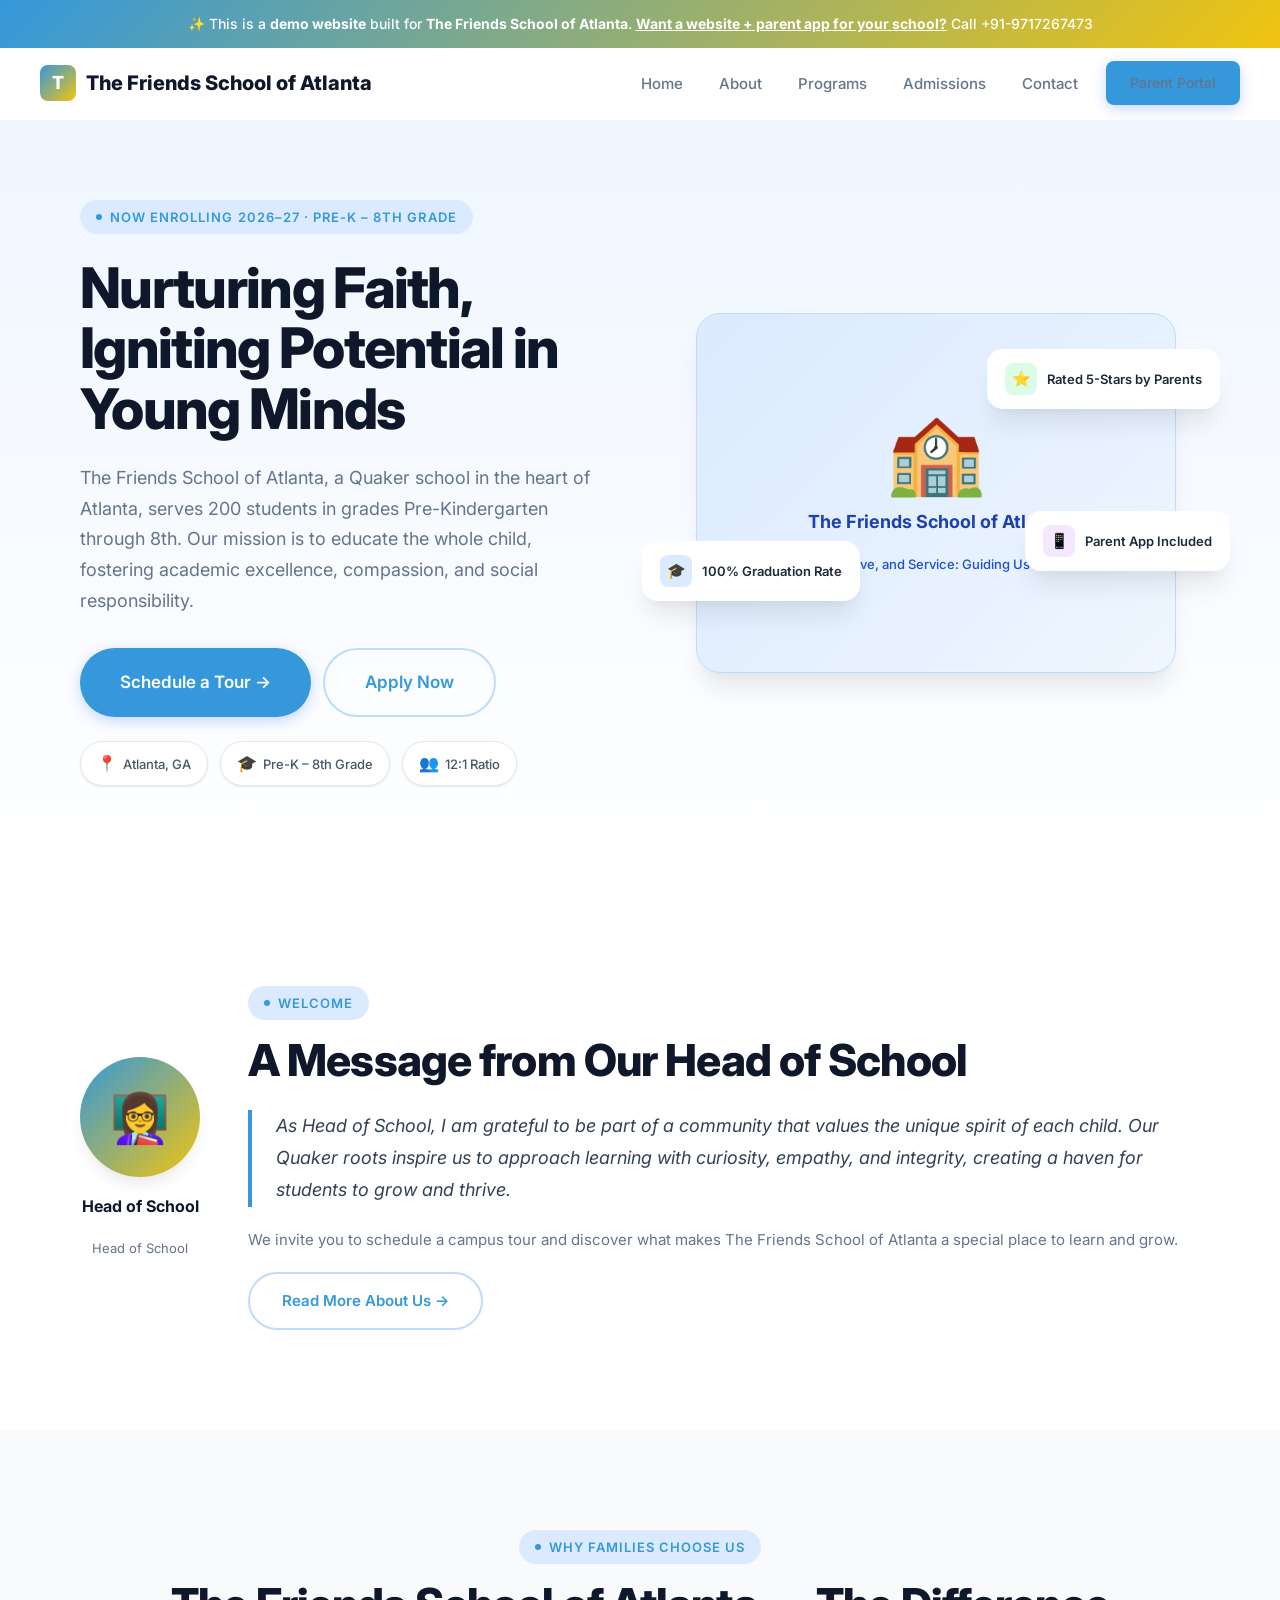
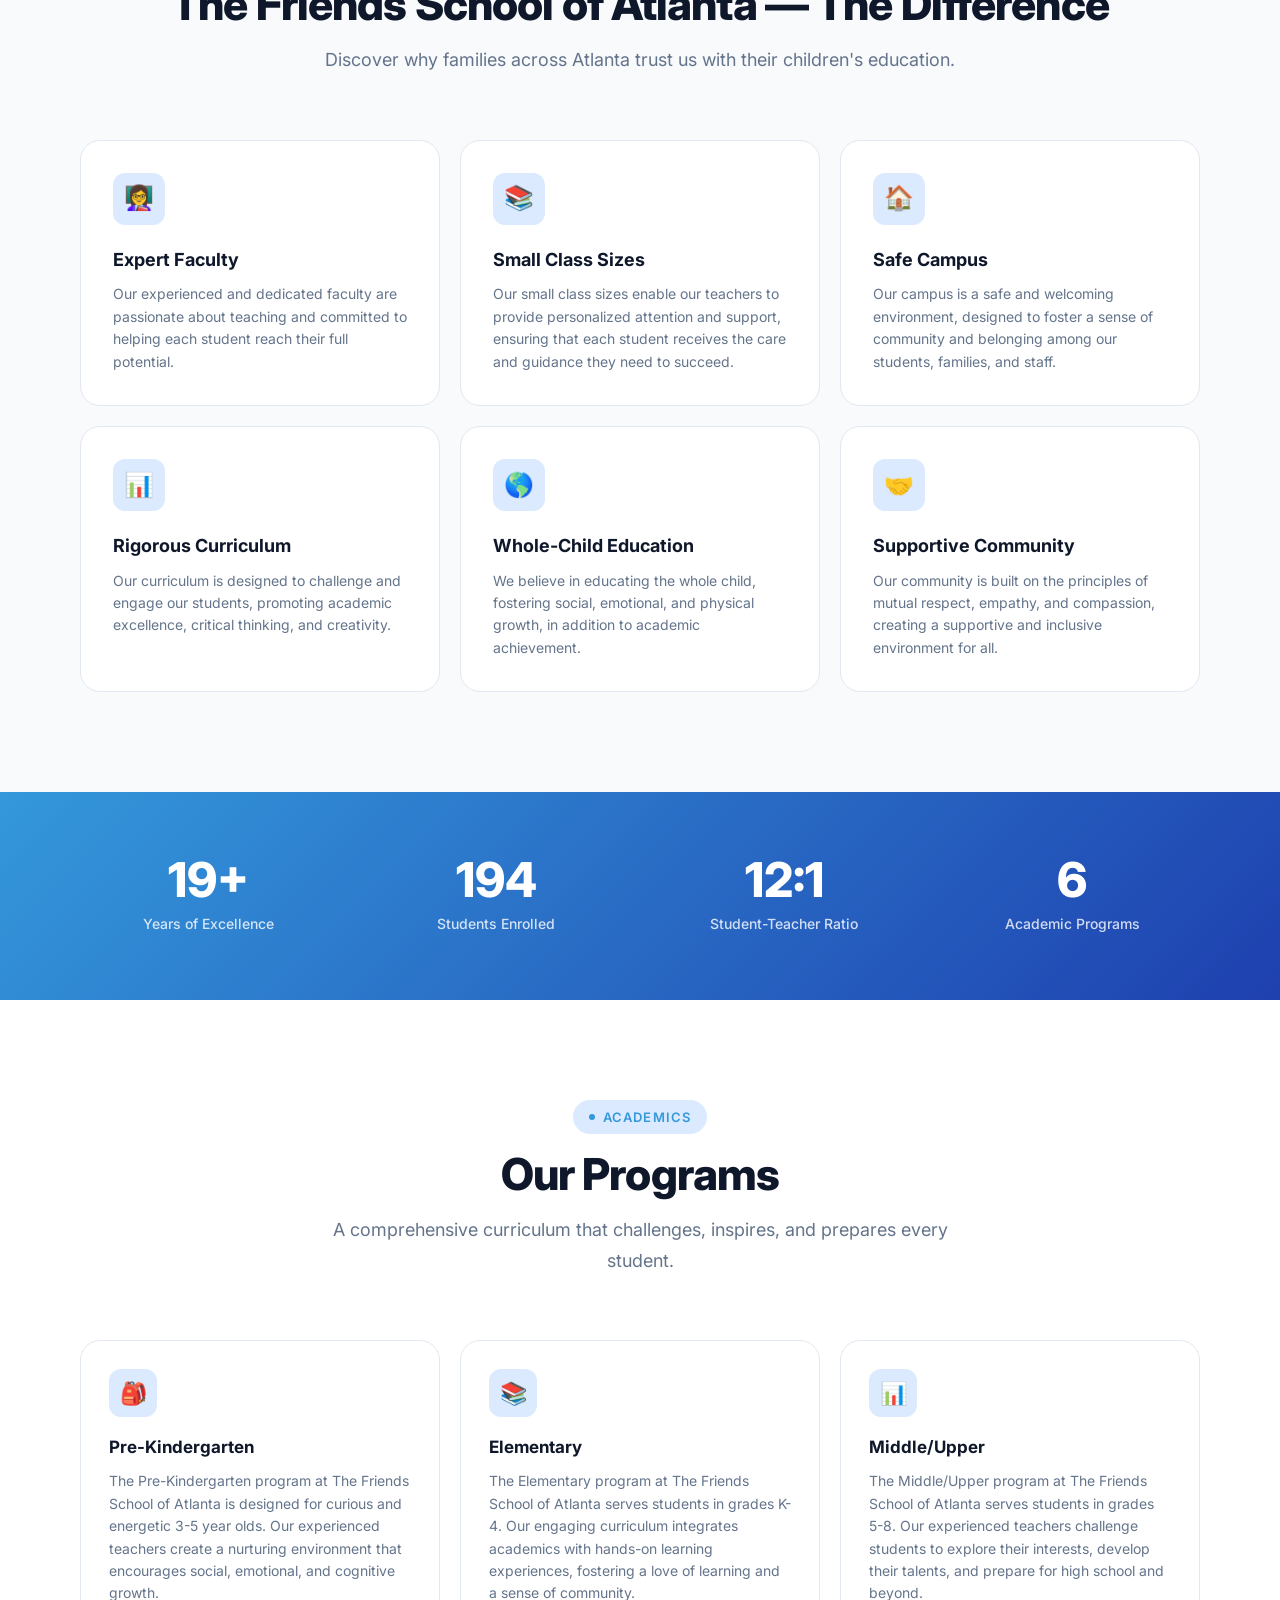
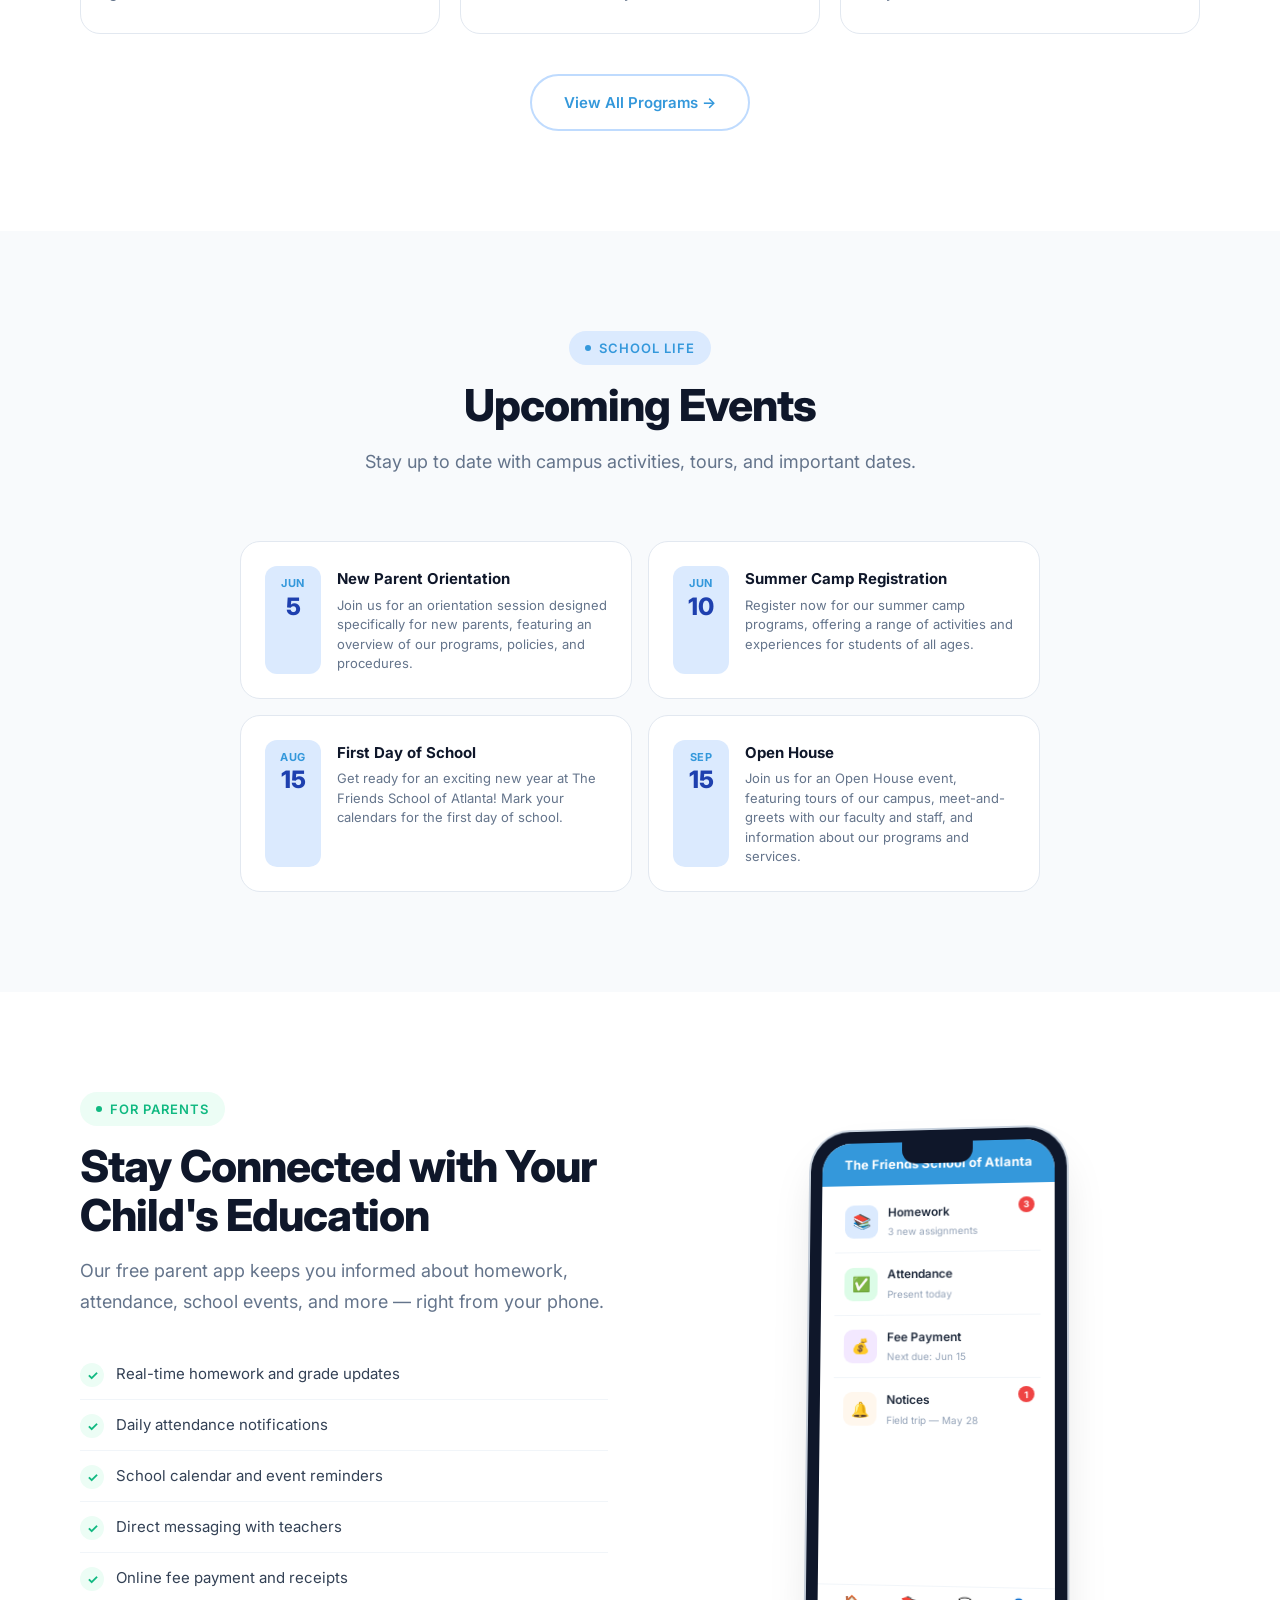
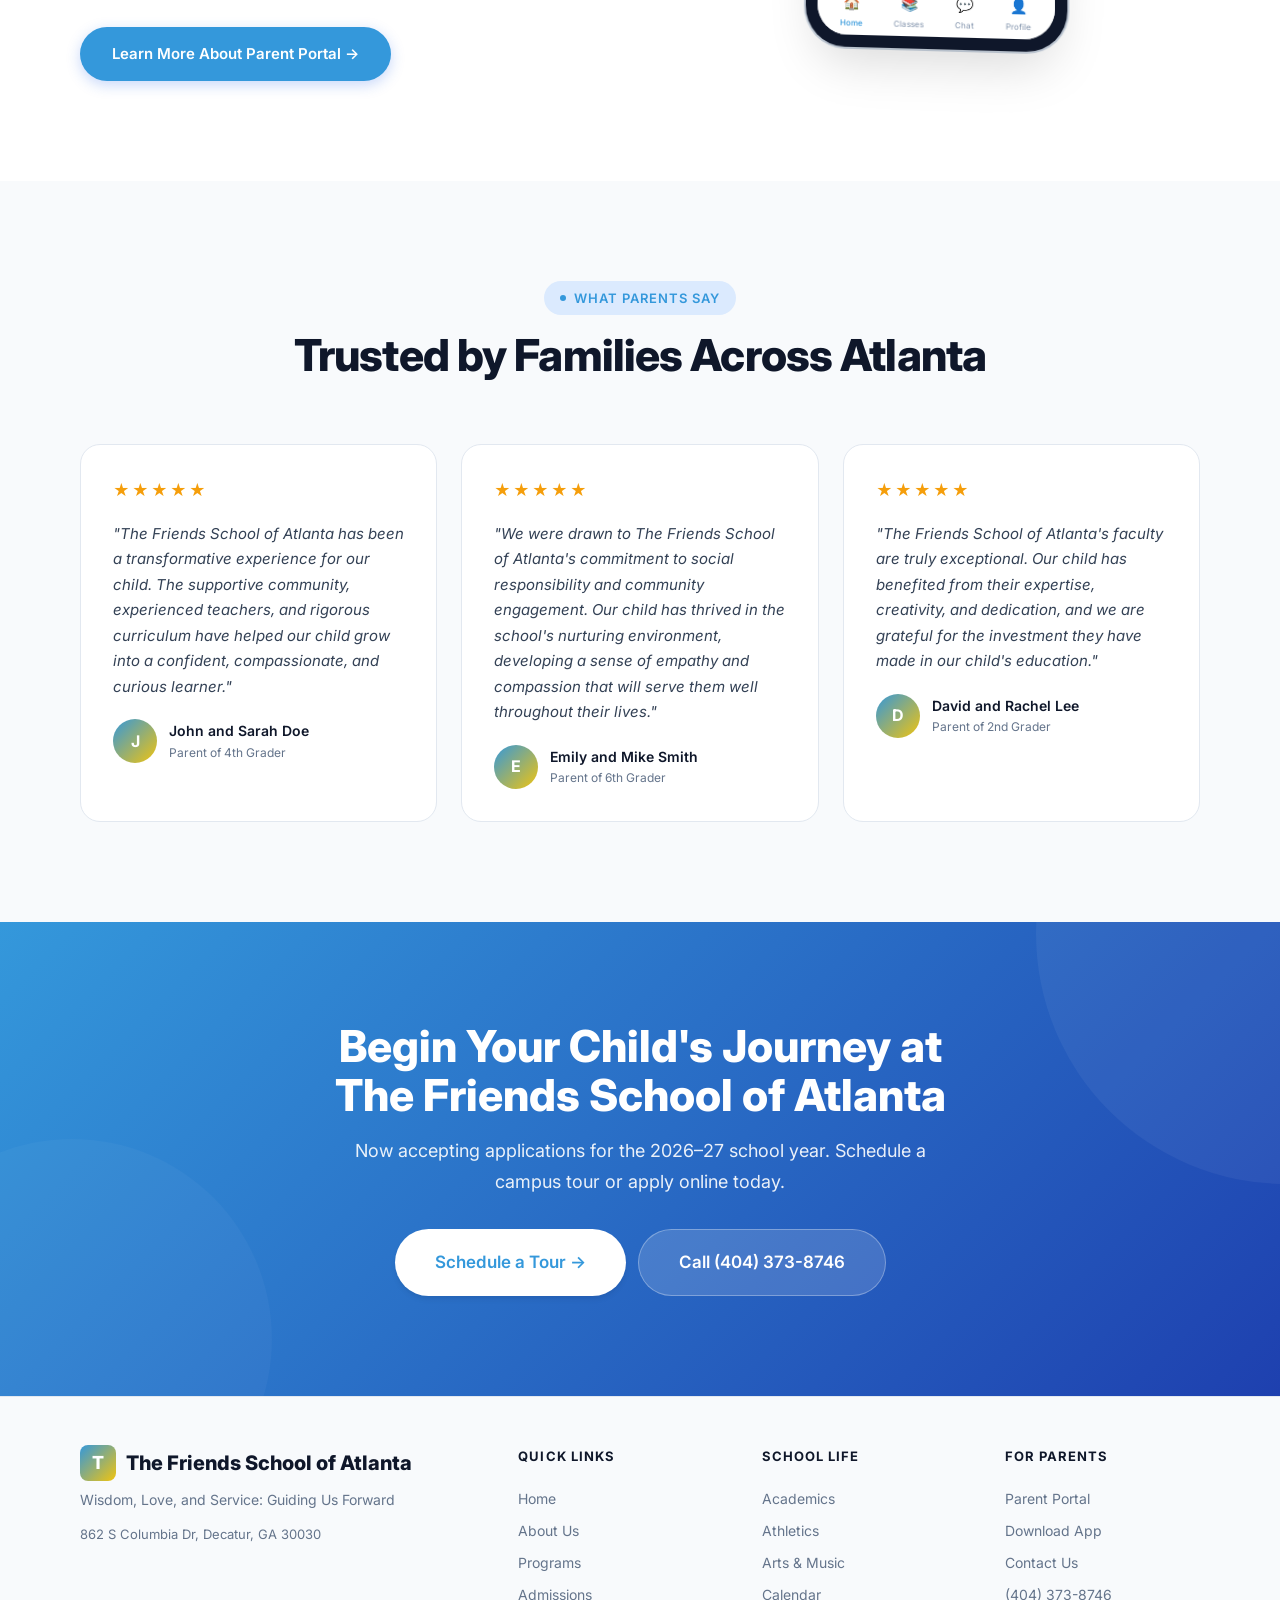
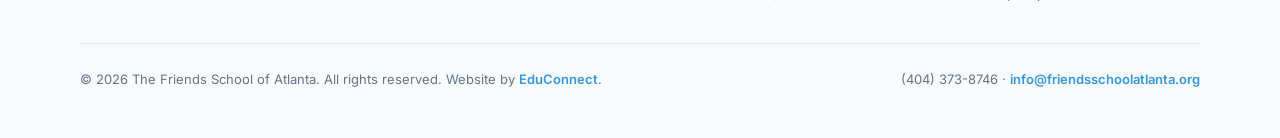
<file: index.html>
<!DOCTYPE html><html lang="en"><head>
  <meta charset="UTF-8"><meta name="viewport" content="width=device-width,initial-scale=1.0">
  <title>Home — The Friends School of Atlanta</title>
  <meta name="description" content="Home — The Friends School of Atlanta, a premier school in Atlanta, GA serving Pre-K – 8th Grade.">
  <meta property="og:title" content="Home — The Friends School of Atlanta"><meta property="og:type" content="website">
  <link rel="preconnect" href="https://fonts.googleapis.com"><link rel="preconnect" href="https://fonts.gstatic.com" crossorigin>
  <link href="https://fonts.googleapis.com/css2?family=Inter:wght@400;500;600;700;800&display=swap" rel="stylesheet">
  <link rel="stylesheet" href="/styles.css"><script src="/main.js" defer></script>
</head><body><div class="demo-banner">
  ✨ This is a <strong>demo website</strong> built for <strong>The Friends School of Atlanta</strong>.
  <a href="mailto:bhupender@myfirststepschool.com">Want a website + parent app for your school?</a> Call +91-9717267473
</div>
<nav class="navbar">
  <a href="/" class="logo"><span class="logo-icon">T</span>The Friends School of Atlanta</a>
  <div class="nav-links">
    <a href="/">Home</a>
    <a href="/about.html">About</a>
    <a href="/programs.html">Programs</a>
    <a href="/admissions.html">Admissions</a>
    <a href="/contact.html">Contact</a>
    <a href="/parents.html" class="btn btn-primary" style="padding:10px 24px;font-size:14px">Parent Portal</a>
  </div>
  <button class="hamburger" aria-label="Toggle menu"><span></span><span></span><span></span></button>
</nav><main>
<section class="hero"><div class="container"><div class="hero-inner">
  <div class="hero-content">
    <div class="badge animate-on-scroll mb-6">Now Enrolling 2026–27 · Pre-K – 8th Grade</div>
    <h1 class="heading-xl animate-on-scroll mb-6">Nurturing Faith, Igniting Potential in Young Minds</h1>
    <p class="text-lg text-muted animate-on-scroll mb-8">The Friends School of Atlanta, a Quaker school in the heart of Atlanta, serves 200 students in grades Pre-Kindergarten through 8th. Our mission is to educate the whole child, fostering academic excellence, compassion, and social responsibility.</p>
    <div class="hero-actions animate-on-scroll">
      <a href="/admissions.html" class="btn btn-primary btn-lg">Schedule a Tour →</a>
      <a href="/admissions.html" class="btn btn-outline btn-lg">Apply Now</a>
    </div>
    <div class="hero-info-cards animate-on-scroll" style="margin-top:24px">
      <div class="info-chip"><span class="ic-icon">📍</span> Atlanta, GA</div>
      <div class="info-chip"><span class="ic-icon">🎓</span> Pre-K – 8th Grade</div>
      <div class="info-chip"><span class="ic-icon">👥</span> 12:1 Ratio</div>
    </div>
  </div>
  <div class="hero-visual animate-on-scroll">
    <div class="school-illustration"><div class="school-illustration-inner">
      <div class="school-building">🏫</div><h3>The Friends School of Atlanta</h3><p>Wisdom, Love, and Service: Guiding Us Forward</p>
    </div></div>
    <div class="float-card card-1"><div class="fc-icon green">⭐</div>Rated 5-Stars by Parents</div>
    <div class="float-card card-2"><div class="fc-icon blue">🎓</div>100% Graduation Rate</div>
    <div class="float-card card-3"><div class="fc-icon purple">📱</div>Parent App Included</div>
  </div>
</div></div></section>

<section class="welcome-section section-padding"><div class="container"><div class="welcome-grid">
  <div class="principal-card animate-on-scroll">
    <div class="principal-avatar">👩‍🏫</div>
    <div class="principal-name">Head of School</div><div class="principal-title">Head of School</div>
  </div>
  <div class="welcome-text animate-on-scroll">
    <div class="badge mb-4">Welcome</div>
    <h2 class="heading-lg mb-6">A Message from Our Head of School</h2>
    <blockquote>As Head of School, I am grateful to be part of a community that values the unique spirit of each child. Our Quaker roots inspire us to approach learning with curiosity, empathy, and integrity, creating a haven for students to grow and thrive.</blockquote>
    <p>We invite you to schedule a campus tour and discover what makes The Friends School of Atlanta a special place to learn and grow.</p>
    <a href="/about.html" class="btn btn-outline" style="margin-top:20px">Read More About Us →</a>
  </div>
</div></div></section>

<section class="features-section section-padding"><div class="container">
  <div class="text-center mb-16">
    <div class="badge animate-on-scroll mb-4">Why Families Choose Us</div>
    <h2 class="heading-lg animate-on-scroll mb-4">The Friends School of Atlanta — The Difference</h2>
    <p class="text-lg text-muted max-w-lg mx-auto animate-on-scroll">Discover why families across Atlanta trust us with their children's education.</p>
  </div>
  <div class="features-grid">
      <div class="feature-card animate-on-scroll stagger-1">
        <div class="feature-icon">👩‍🏫</div><h3>Expert Faculty</h3><p>Our experienced and dedicated faculty are passionate about teaching and committed to helping each student reach their full potential.</p>
      </div>
      <div class="feature-card animate-on-scroll stagger-2">
        <div class="feature-icon">📚</div><h3>Small Class Sizes</h3><p>Our small class sizes enable our teachers to provide personalized attention and support, ensuring that each student receives the care and guidance they need to succeed.</p>
      </div>
      <div class="feature-card animate-on-scroll stagger-3">
        <div class="feature-icon">🏠</div><h3>Safe Campus</h3><p>Our campus is a safe and welcoming environment, designed to foster a sense of community and belonging among our students, families, and staff.</p>
      </div>
      <div class="feature-card animate-on-scroll stagger-4">
        <div class="feature-icon">📊</div><h3>Rigorous Curriculum</h3><p>Our curriculum is designed to challenge and engage our students, promoting academic excellence, critical thinking, and creativity.</p>
      </div>
      <div class="feature-card animate-on-scroll stagger-5">
        <div class="feature-icon">🌎</div><h3>Whole-Child Education</h3><p>We believe in educating the whole child, fostering social, emotional, and physical growth, in addition to academic achievement.</p>
      </div>
      <div class="feature-card animate-on-scroll stagger-6">
        <div class="feature-icon">🤝</div><h3>Supportive Community</h3><p>Our community is built on the principles of mutual respect, empathy, and compassion, creating a supportive and inclusive environment for all.</p>
      </div></div>
</div></section>

<section class="stats-section"><div class="container"><div class="stats-grid">
  <div class="animate-on-scroll stagger-1"><div class="stat-value" data-count="20" data-suffix="+">0+</div><div class="stat-label">Years of Excellence</div></div>
  <div class="animate-on-scroll stagger-2"><div class="stat-value" data-count="200">0</div><div class="stat-label">Students Enrolled</div></div>
  <div class="animate-on-scroll stagger-3"><div class="stat-value">12:1</div><div class="stat-label">Student-Teacher Ratio</div></div>
  <div class="animate-on-scroll stagger-4"><div class="stat-value" data-count="6">0</div><div class="stat-label">Academic Programs</div></div>
</div></div></section>

<section class="programs-section section-padding"><div class="container">
  <div class="text-center mb-16">
    <div class="badge animate-on-scroll mb-4">Academics</div>
    <h2 class="heading-lg animate-on-scroll mb-4">Our Programs</h2>
    <p class="text-lg text-muted max-w-lg mx-auto animate-on-scroll">A comprehensive curriculum that challenges, inspires, and prepares every student.</p>
  </div>
  <div class="programs-grid">
      <div class="program-card animate-on-scroll stagger-1">
        <div class="program-icon">🎒</div><h3>Pre-Kindergarten</h3><p>The Pre-Kindergarten program at The Friends School of Atlanta is designed for curious and energetic 3-5 year olds. Our experienced teachers create a nurturing environment that encourages social, emotional, and cognitive growth.</p>
      </div>
      <div class="program-card animate-on-scroll stagger-2">
        <div class="program-icon">📚</div><h3>Elementary</h3><p>The Elementary program at The Friends School of Atlanta serves students in grades K-4. Our engaging curriculum integrates academics with hands-on learning experiences, fostering a love of learning and a sense of community.</p>
      </div>
      <div class="program-card animate-on-scroll stagger-3">
        <div class="program-icon">📊</div><h3>Middle/Upper</h3><p>The Middle/Upper program at The Friends School of Atlanta serves students in grades 5-8. Our experienced teachers challenge students to explore their interests, develop their talents, and prepare for high school and beyond.</p>
      </div></div>
  <div class="text-center animate-on-scroll" style="margin-top:40px"><a href="/programs.html" class="btn btn-outline">View All Programs →</a></div>
</div></section>

<section class="events-section section-padding"><div class="container">
  <div class="text-center mb-16">
    <div class="badge animate-on-scroll mb-4">School Life</div>
    <h2 class="heading-lg animate-on-scroll mb-4">Upcoming Events</h2>
    <p class="text-lg text-muted max-w-lg mx-auto animate-on-scroll">Stay up to date with campus activities, tours, and important dates.</p>
  </div>
  <div class="events-grid"><div class="event-card animate-on-scroll stagger-1">
        <div class="event-date"><div class="month">Jun</div><div class="day">5</div></div>
        <div class="event-info"><h4>New Parent Orientation</h4><p>Join us for an orientation session designed specifically for new parents, featuring an overview of our programs, policies, and procedures.</p></div>
      </div><div class="event-card animate-on-scroll stagger-2">
        <div class="event-date"><div class="month">Jun</div><div class="day">10</div></div>
        <div class="event-info"><h4>Summer Camp Registration</h4><p>Register now for our summer camp programs, offering a range of activities and experiences for students of all ages.</p></div>
      </div><div class="event-card animate-on-scroll stagger-3">
        <div class="event-date"><div class="month">Aug</div><div class="day">15</div></div>
        <div class="event-info"><h4>First Day of School</h4><p>Get ready for an exciting new year at The Friends School of Atlanta! Mark your calendars for the first day of school.</p></div>
      </div><div class="event-card animate-on-scroll stagger-4">
        <div class="event-date"><div class="month">Sep</div><div class="day">15</div></div>
        <div class="event-info"><h4>Open House</h4><p>Join us for an Open House event, featuring tours of our campus, meet-and-greets with our faculty and staff, and information about our programs and services.</p></div>
      </div></div>
</div></section>

<section class="portal-section section-padding"><div class="container"><div class="portal-grid">
  <div>
    <div class="badge accent animate-on-scroll mb-4">For Parents</div>
    <h2 class="heading-lg animate-on-scroll mb-4">Stay Connected with Your Child's Education</h2>
    <p class="text-lg text-muted animate-on-scroll mb-8">Our free parent app keeps you informed about homework, attendance, school events, and more — right from your phone.</p>
    <ul class="portal-features animate-on-scroll">
      <li><span class="pf-icon">✓</span>Real-time homework and grade updates</li>
      <li><span class="pf-icon">✓</span>Daily attendance notifications</li>
      <li><span class="pf-icon">✓</span>School calendar and event reminders</li>
      <li><span class="pf-icon">✓</span>Direct messaging with teachers</li>
      <li><span class="pf-icon">✓</span>Online fee payment and receipts</li>
    </ul>
    <a href="/parents.html" class="btn btn-primary animate-on-scroll" style="margin-top:24px">Learn More About Parent Portal →</a>
  </div>
  <div class="animate-on-scroll" style="display:flex;justify-content:center">
    <div class="phone-mockup"><div class="phone-screen">
      <div class="phone-status-bar">The Friends School of Atlanta</div>
      <div class="phone-screen-content">
        <div class="phone-nav-item"><div class="phone-nav-icon blue">📚</div><div><div class="phone-nav-label">Homework</div><div class="phone-nav-sub">3 new assignments</div></div><div class="phone-badge">3</div></div>
        <div class="phone-nav-item"><div class="phone-nav-icon green">✅</div><div><div class="phone-nav-label">Attendance</div><div class="phone-nav-sub">Present today</div></div></div>
        <div class="phone-nav-item"><div class="phone-nav-icon purple">💰</div><div><div class="phone-nav-label">Fee Payment</div><div class="phone-nav-sub">Next due: Jun 15</div></div></div>
        <div class="phone-nav-item"><div class="phone-nav-icon orange">🔔</div><div><div class="phone-nav-label">Notices</div><div class="phone-nav-sub">Field trip — May 28</div></div><div class="phone-badge">1</div></div>
      </div>
      <div class="phone-bottom-bar">
        <div class="phone-tab active"><div style="font-size:14px">🏠</div>Home</div>
        <div class="phone-tab"><div style="font-size:14px">📚</div>Classes</div>
        <div class="phone-tab"><div style="font-size:14px">💬</div>Chat</div>
        <div class="phone-tab"><div style="font-size:14px">👤</div>Profile</div>
      </div>
    </div></div>
  </div>
</div></div></section>

<section class="testimonials-section section-padding"><div class="container">
  <div class="text-center mb-16">
    <div class="badge animate-on-scroll mb-4">What Parents Say</div>
    <h2 class="heading-lg animate-on-scroll mb-4">Trusted by Families Across Atlanta</h2>
  </div>
  <div class="testimonials-grid">
      <div class="testimonial-card animate-on-scroll stagger-1">
        <div class="stars"><span class="star">★</span><span class="star">★</span><span class="star">★</span><span class="star">★</span><span class="star">★</span></div>
        <p class="testimonial-text">"The Friends School of Atlanta has been a transformative experience for our child. The supportive community, experienced teachers, and rigorous curriculum have helped our child grow into a confident, compassionate, and curious learner."</p>
        <div class="testimonial-author"><div class="author-avatar">J</div>
        <div class="author-info"><div class="author-name">John and Sarah Doe</div><div class="author-role">Parent of 4th Grader</div></div></div>
      </div>
      <div class="testimonial-card animate-on-scroll stagger-2">
        <div class="stars"><span class="star">★</span><span class="star">★</span><span class="star">★</span><span class="star">★</span><span class="star">★</span></div>
        <p class="testimonial-text">"We were drawn to The Friends School of Atlanta's commitment to social responsibility and community engagement. Our child has thrived in the school's nurturing environment, developing a sense of empathy and compassion that will serve them well throughout their lives."</p>
        <div class="testimonial-author"><div class="author-avatar">E</div>
        <div class="author-info"><div class="author-name">Emily and Mike Smith</div><div class="author-role">Parent of 6th Grader</div></div></div>
      </div>
      <div class="testimonial-card animate-on-scroll stagger-3">
        <div class="stars"><span class="star">★</span><span class="star">★</span><span class="star">★</span><span class="star">★</span><span class="star">★</span></div>
        <p class="testimonial-text">"The Friends School of Atlanta's faculty are truly exceptional. Our child has benefited from their expertise, creativity, and dedication, and we are grateful for the investment they have made in our child's education."</p>
        <div class="testimonial-author"><div class="author-avatar">D</div>
        <div class="author-info"><div class="author-name">David and Rachel Lee</div><div class="author-role">Parent of 2nd Grader</div></div></div>
      </div></div>
</div></section>

<section class="cta-section"><div class="container"><div class="cta-content animate-on-scroll">
  <h2>Begin Your Child's Journey at The Friends School of Atlanta</h2>
  <p>Now accepting applications for the 2026–27 school year. Schedule a campus tour or apply online today.</p>
  <div class="cta-actions">
    <a href="/admissions.html" class="btn btn-white btn-lg">Schedule a Tour →</a>
    <a href="tel:(404) 373-8746" class="btn btn-lg" style="background:rgba(255,255,255,.15);color:white;border:1px solid rgba(255,255,255,.3)">Call (404) 373-8746</a>
  </div>
</div></div></section>
</main><footer class="footer">
  <div class="container">
    <div class="footer-grid">
      <div class="footer-brand">
        <div class="logo" style="margin-bottom:8px"><span class="logo-icon">T</span>The Friends School of Atlanta</div>
        <p>Wisdom, Love, and Service: Guiding Us Forward</p>
        <p style="margin-top:12px;font-size:13px">862 S Columbia Dr, Decatur, GA 30030</p>
      </div>
      <div class="footer-col"><h4>Quick Links</h4><a href="/">Home</a><a href="/about.html">About Us</a><a href="/programs.html">Programs</a><a href="/admissions.html">Admissions</a></div>
      <div class="footer-col"><h4>School Life</h4><a href="/programs.html">Academics</a><a href="/programs.html">Athletics</a><a href="/programs.html">Arts &amp; Music</a><a href="/contact.html">Calendar</a></div>
      <div class="footer-col"><h4>For Parents</h4><a href="/parents.html">Parent Portal</a><a href="/parents.html">Download App</a><a href="/contact.html">Contact Us</a><a href="tel:(404) 373-8746">(404) 373-8746</a></div>
    </div>
    <div class="footer-bottom">
      <p>&copy; 2026 The Friends School of Atlanta. All rights reserved. Website by <a href="mailto:bhupender@myfirststepschool.com">EduConnect</a>.</p>
      <p>(404) 373-8746 &middot; <a href="mailto:info@friendsschoolatlanta.org">info@friendsschoolatlanta.org</a></p>
    </div>
  </div>
</footer></body></html>
</file>
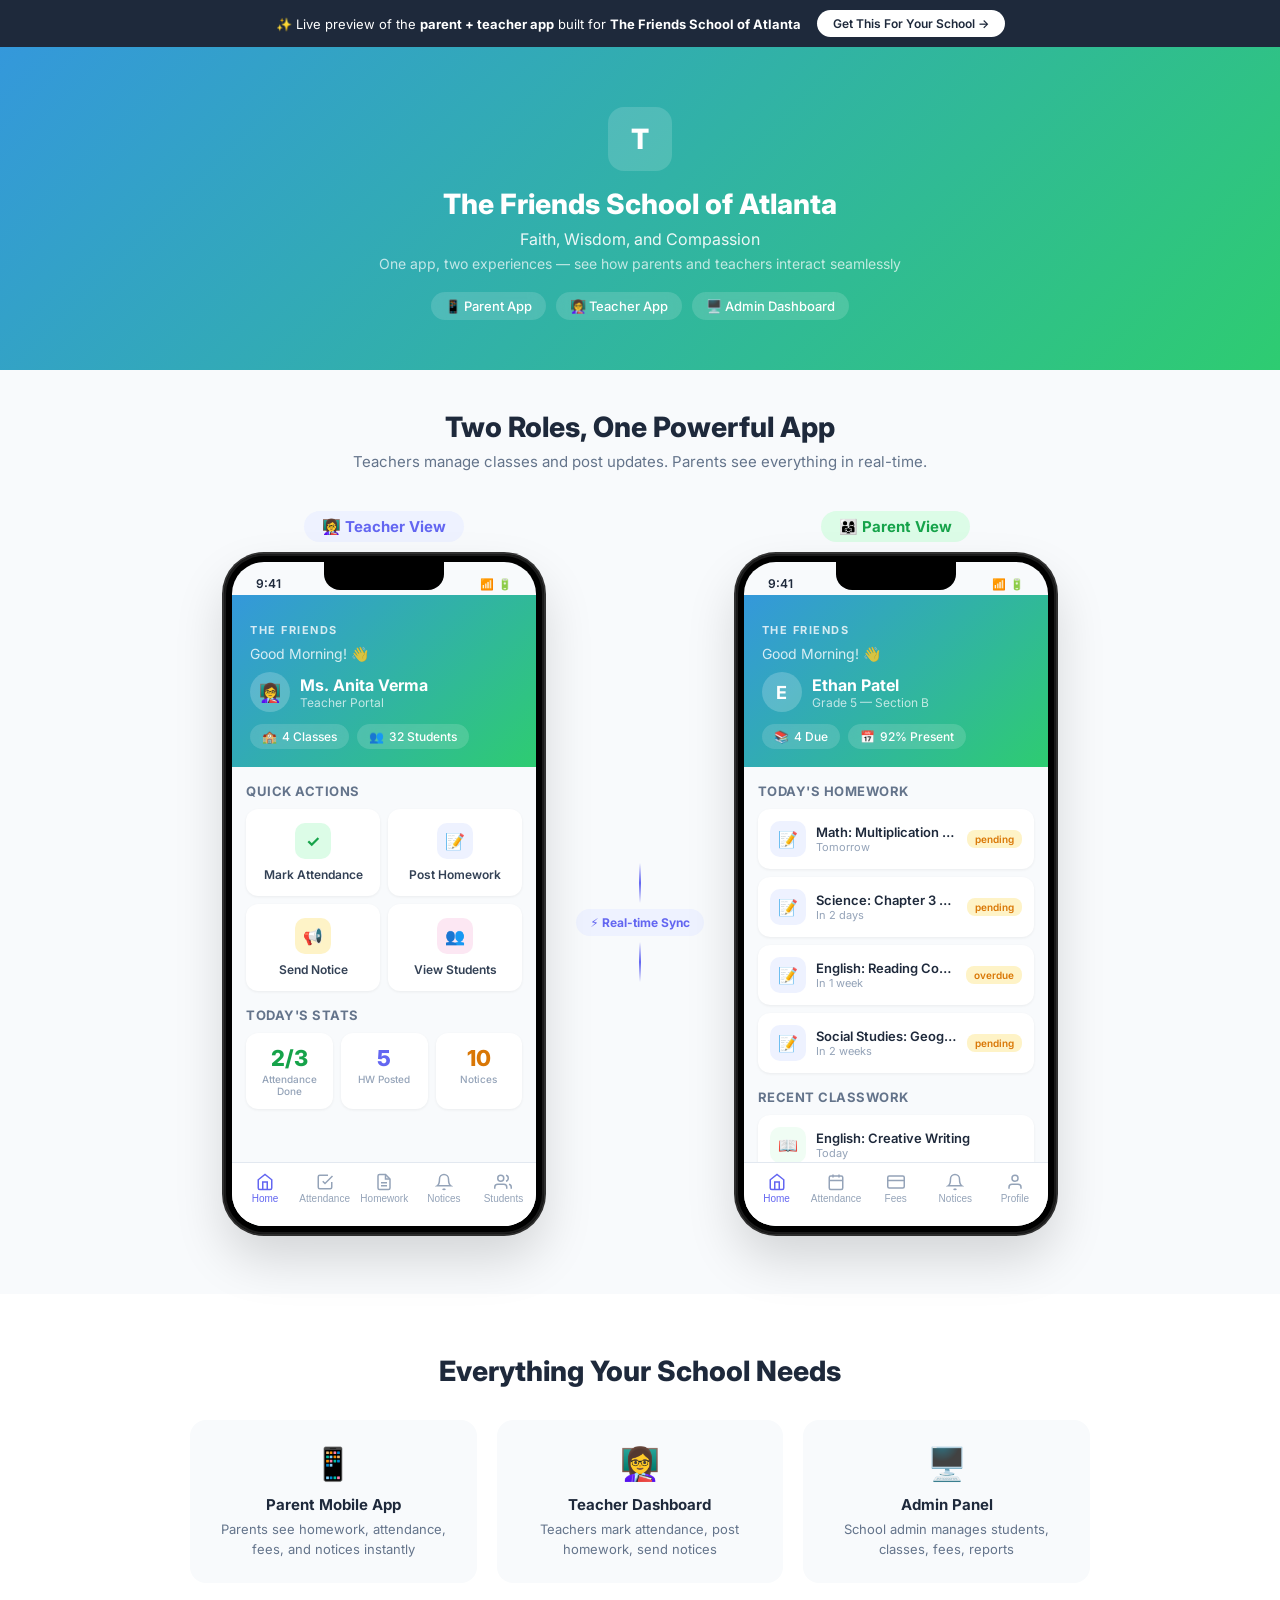
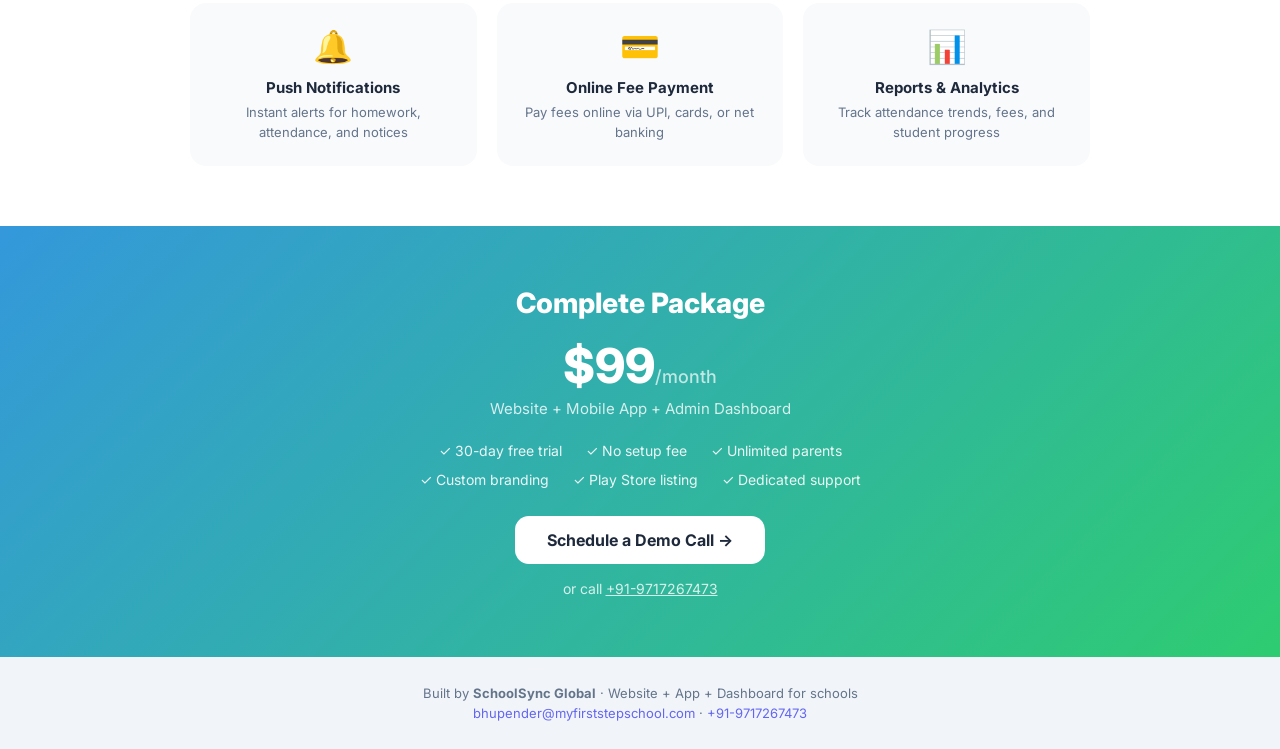
<file: app/index.html>
<!DOCTYPE html>
<html lang="en">
<head>
  <meta charset="UTF-8">
  <meta name="viewport" content="width=device-width,initial-scale=1.0">
  <title>The Friends School of Atlanta — App Preview</title>
  <meta name="description" content="See how the The Friends School of Atlanta parent &amp; teacher app would look. Homework, attendance, fees, notices — all in one app.">
  <link rel="preconnect" href="https://fonts.googleapis.com">
  <link rel="preconnect" href="https://fonts.gstatic.com" crossorigin>
  <link href="https://fonts.googleapis.com/css2?family=Inter:wght@400;500;600;700;800&display=swap" rel="stylesheet">
  <link rel="stylesheet" href="/app/styles.css">
</head>
<body>
  <!-- Top banner -->
  <div class="demo-banner">
    <div class="banner-inner">
      <span>✨ Live preview of the <strong>parent + teacher app</strong> built for <strong>The Friends School of Atlanta</strong></span>
      <a href="mailto:bhupender@myfirststepschool.com" class="banner-cta">Get This For Your School →</a>
    </div>
  </div>

  <!-- Hero section -->
  <div class="hero-section" style="background:linear-gradient(135deg,#3498db,#2ecc71)">
    <div class="hero-content">
      <div class="hero-logo" style="background:rgba(255,255,255,.15)">T</div>
      <h1>The Friends School of Atlanta</h1>
      <p class="hero-tagline">Faith, Wisdom, and Compassion</p>
      <p class="hero-desc">One app, two experiences — see how parents and teachers interact seamlessly</p>
      <div class="hero-badges">
        <span class="hero-badge">📱 Parent App</span>
        <span class="hero-badge">👩‍🏫 Teacher App</span>
        <span class="hero-badge">🖥️ Admin Dashboard</span>
      </div>
    </div>
  </div>

  <!-- Dual Phone Section -->
  <div class="phones-section">
    <div class="phones-header">
      <h2>Two Roles, One Powerful App</h2>
      <p>Teachers manage classes and post updates. Parents see everything in real-time.</p>
    </div>

    <div class="phones-container">
      <!-- TEACHER PHONE -->
      <div class="phone-wrapper">
        <div class="phone-label teacher-label">👩‍🏫 Teacher View</div>
        <div class="phone-frame" id="teacher-phone">
          <div class="phone-notch"></div>
          <div class="phone-screen">
            <div class="status-bar">
              <span class="time">9:41</span>
              <div class="status-icons"><span>📶</span><span>🔋</span></div>
            </div>

            <!-- Teacher: Dashboard -->
            <div class="app-screen active" data-screen="t-dashboard" data-phone="teacher">
              <div class="screen-hero" style="background:linear-gradient(135deg,#3498db,#2ecc71)">
                <div class="app-name-bar">The Friends</div>
                <div class="hero-greeting">Good Morning! 👋</div>
                <div class="hero-student">
                  <div class="student-avatar">👩‍🏫</div>
                  <div>
                    <div class="student-name">Ms. Anita Verma</div>
                    <div class="student-class">Teacher Portal</div>
                  </div>
                </div>
                <div class="hero-chips">
                  <div class="glass-chip"><span>🏫</span> 4 Classes</div>
                  <div class="glass-chip"><span>👥</span> 32 Students</div>
                </div>
              </div>
              <div class="screen-body">
                <div class="section-label">Quick Actions</div>
                <div class="quick-actions">
                  <div class="action-card" data-goto="t-attendance">
                    <div class="action-icon" style="background:#DCFCE7;color:#16A34A">✓</div>
                    <span>Mark Attendance</span>
                  </div>
                  <div class="action-card" data-goto="t-homework">
                    <div class="action-icon" style="background:#EEF2FF;color:#6366F1">📝</div>
                    <span>Post Homework</span>
                  </div>
                  <div class="action-card" data-goto="t-notices">
                    <div class="action-icon" style="background:#FEF3C7;color:#D97706">📢</div>
                    <span>Send Notice</span>
                  </div>
                  <div class="action-card" data-goto="t-students">
                    <div class="action-icon" style="background:#FCE7F3;color:#DB2777">👥</div>
                    <span>View Students</span>
                  </div>
                </div>
                <div class="section-label" style="margin-top:16px">Today's Stats</div>
                <div class="stats-row">
                  <div class="stat-card"><div class="stat-num" style="color:#16A34A">2/3</div><div class="stat-lbl">Attendance Done</div></div>
                  <div class="stat-card"><div class="stat-num" style="color:#6366F1">5</div><div class="stat-lbl">HW Posted</div></div>
                  <div class="stat-card"><div class="stat-num" style="color:#D97706">10</div><div class="stat-lbl">Notices</div></div>
                </div>
              </div>
            </div>

            <!-- Teacher: Mark Attendance -->
            <div class="app-screen" data-screen="t-attendance" data-phone="teacher">
              <div class="screen-hero compact" style="background:linear-gradient(135deg,#3498db,#2ecc71)">
                <div class="app-name-bar">The Friends</div>
                <div class="screen-title">Mark Attendance</div>
                <div class="screen-subtitle">Monday, May 25, 2026</div>
              </div>
              <div class="screen-body">
                <div class="class-selector"><div class="class-chip active">Grade 3-A</div><div class="class-chip">Grade 3-B</div><div class="class-chip">Grade 4-A</div></div>
                <div class="attendance-toolbar">
                  <button class="att-btn present-btn">All Present</button>
                  <button class="att-btn absent-btn">All Absent</button>
                </div>
                <div id="teacher-attendance-list" class="card-list"></div>
              </div>
            </div>

            <!-- Teacher: Post Homework -->
            <div class="app-screen" data-screen="t-homework" data-phone="teacher">
              <div class="screen-hero compact" style="background:linear-gradient(135deg,#3498db,#2ecc71)">
                <div class="app-name-bar">The Friends</div>
                <div class="screen-title">Homework</div>
                <div class="screen-subtitle">Post &amp; Manage</div>
              </div>
              <div class="screen-body">
                <div class="form-area">
                  <div class="form-group"><label class="form-label">Class</label><div class="form-select">Grade 3 — Section A</div></div>
                  <div class="form-group"><label class="form-label">Subject</label><div class="form-select">Mathematics</div></div>
                  <div class="form-group"><label class="form-label">Title</label><div class="form-input-demo">Chapter 5 — Fractions Practice</div></div>
                  <div class="form-group"><label class="form-label">Due Date</label><div class="form-input-demo">Tomorrow</div></div>
                  <button class="submit-btn" style="background:#3498db">📤 Post Homework</button>
                </div>
                <div class="section-label" style="margin-top:16px">Recently Posted</div>
                <div id="teacher-hw-list" class="card-list"></div>
              </div>
            </div>

            <!-- Teacher: Send Notice -->
            <div class="app-screen" data-screen="t-notices" data-phone="teacher">
              <div class="screen-hero compact" style="background:linear-gradient(135deg,#3498db,#2ecc71)">
                <div class="app-name-bar">The Friends</div>
                <div class="screen-title">Notices</div>
                <div class="screen-subtitle">Post Announcements</div>
              </div>
              <div class="screen-body">
                <div class="form-area">
                  <div class="form-group"><label class="form-label">Target</label><div class="class-selector"><div class="class-chip active">All Classes</div><div class="class-chip">3-A</div><div class="class-chip">3-B</div></div></div>
                  <div class="form-group"><label class="form-label">Title</label><div class="form-input-demo">Annual Day Celebration</div></div>
                  <div class="form-group"><label class="form-label">Message</label><div class="form-textarea-demo">Our Annual Day will be held on June 15th. All parents are invited.</div></div>
                  <button class="submit-btn" style="background:#3498db">📢 Post Notice</button>
                </div>
                <div class="section-label" style="margin-top:16px">Recent</div>
                <div id="teacher-notices-list" class="card-list"></div>
              </div>
            </div>

            <!-- Teacher: Students -->
            <div class="app-screen" data-screen="t-students" data-phone="teacher">
              <div class="screen-hero compact" style="background:linear-gradient(135deg,#3498db,#2ecc71)">
                <div class="app-name-bar">The Friends</div>
                <div class="screen-title">Students</div>
                <div class="screen-subtitle">Class Directory</div>
              </div>
              <div class="screen-body">
                <div class="class-selector"><div class="class-chip active">Grade 3-A</div><div class="class-chip">Grade 3-B</div><div class="class-chip">Grade 4-A</div></div>
                <div class="search-bar"><span>🔍</span><span class="search-text">Search students...</span></div>
                <div id="teacher-students-list" class="card-list"></div>
              </div>
            </div>

            <div class="tab-bar">
              <button class="tab active" data-tab="t-dashboard" data-phone="teacher"><svg width="20" height="20" viewBox="0 0 24 24" fill="none" stroke="currentColor" stroke-width="2"><path d="M3 9l9-7 9 7v11a2 2 0 01-2 2H5a2 2 0 01-2-2z"/><polyline points="9 22 9 12 15 12 15 22"/></svg><span>Home</span></button>
              <button class="tab" data-tab="t-attendance" data-phone="teacher"><svg width="20" height="20" viewBox="0 0 24 24" fill="none" stroke="currentColor" stroke-width="2"><path d="M9 11l3 3L22 4"/><path d="M21 12v7a2 2 0 01-2 2H5a2 2 0 01-2-2V5a2 2 0 012-2h11"/></svg><span>Attendance</span></button>
              <button class="tab" data-tab="t-homework" data-phone="teacher"><svg width="20" height="20" viewBox="0 0 24 24" fill="none" stroke="currentColor" stroke-width="2"><path d="M14 2H6a2 2 0 00-2 2v16a2 2 0 002 2h12a2 2 0 002-2V8z"/><polyline points="14 2 14 8 20 8"/><line x1="16" y1="13" x2="8" y2="13"/><line x1="16" y1="17" x2="8" y2="17"/></svg><span>Homework</span></button>
              <button class="tab" data-tab="t-notices" data-phone="teacher"><svg width="20" height="20" viewBox="0 0 24 24" fill="none" stroke="currentColor" stroke-width="2"><path d="M18 8A6 6 0 006 8c0 7-3 9-3 9h18s-3-2-3-9"/><path d="M13.73 21a2 2 0 01-3.46 0"/></svg><span>Notices</span></button>
              <button class="tab" data-tab="t-students" data-phone="teacher"><svg width="20" height="20" viewBox="0 0 24 24" fill="none" stroke="currentColor" stroke-width="2"><path d="M17 21v-2a4 4 0 00-4-4H5a4 4 0 00-4 4v2"/><circle cx="9" cy="7" r="4"/><path d="M23 21v-2a4 4 0 00-3-3.87"/><path d="M16 3.13a4 4 0 010 7.75"/></svg><span>Students</span></button>
            </div>
          </div>
        </div>
      </div>

      <!-- Sync indicator -->
      <div class="sync-arrow">
        <div class="sync-line"></div>
        <div class="sync-badge">⚡ Real-time Sync</div>
        <div class="sync-line"></div>
      </div>

      <!-- PARENT PHONE -->
      <div class="phone-wrapper">
        <div class="phone-label parent-label">👨‍👩‍👧 Parent View</div>
        <div class="phone-frame" id="parent-phone">
          <div class="phone-notch"></div>
          <div class="phone-screen">
            <div class="status-bar">
              <span class="time">9:41</span>
              <div class="status-icons"><span>📶</span><span>🔋</span></div>
            </div>

            <!-- Parent: Home -->
            <div class="app-screen active" data-screen="p-home" data-phone="parent">
              <div class="screen-hero" style="background:linear-gradient(135deg,#3498db,#2ecc71)">
                <div class="app-name-bar">The Friends</div>
                <div class="hero-greeting">Good Morning! 👋</div>
                <div class="hero-student">
                  <div class="student-avatar">E</div>
                  <div><div class="student-name">Ethan Patel</div><div class="student-class">Grade 5 — Section B</div></div>
                </div>
                <div class="hero-chips">
                  <div class="glass-chip"><span>📚</span> 4 Due</div>
                  <div class="glass-chip"><span>📅</span> 92% Present</div>
                </div>
              </div>
              <div class="screen-body">
                <div class="section-label">Today's Homework</div>
                <div id="homework-list" class="card-list"></div>
                <div class="section-label" style="margin-top:16px">Recent Classwork</div>
                <div id="classwork-list" class="card-list"></div>
              </div>
            </div>

            <!-- Parent: Attendance -->
            <div class="app-screen" data-screen="p-attendance" data-phone="parent">
              <div class="screen-hero compact" style="background:linear-gradient(135deg,#3498db,#2ecc71)">
                <div class="app-name-bar">The Friends</div>
                <div class="screen-title">Attendance</div>
                <div class="screen-subtitle">May Summary</div>
              </div>
              <div class="screen-body">
                <div class="attendance-ring-area"><div class="ring-container"><svg class="progress-ring" viewBox="0 0 120 120"><circle class="ring-bg" cx="60" cy="60" r="52"/><circle class="ring-progress" cx="60" cy="60" r="52" stroke="#3498db" stroke-dasharray="326.7" stroke-dashoffset="26"/></svg><div class="ring-label">92%</div></div></div>
                <div class="attendance-stats">
                  <div class="att-stat present"><div class="att-num">22</div><div class="att-label">Present</div></div>
                  <div class="att-stat absent"><div class="att-num">2</div><div class="att-label">Absent</div></div>
                  <div class="att-stat other"><div class="att-num">4</div><div class="att-label">Holiday</div></div>
                </div>
                <div class="section-label">Recent Absences</div>
                <div id="absences-list" class="card-list"></div>
              </div>
            </div>

            <!-- Parent: Fees -->
            <div class="app-screen" data-screen="p-fees" data-phone="parent">
              <div class="screen-hero compact" style="background:linear-gradient(135deg,#3498db,#2ecc71)">
                <div class="app-name-bar">The Friends</div>
                <div class="screen-title">Fees</div>
                <div class="screen-subtitle">Payment Summary</div>
              </div>
              <div class="screen-body">
                <div class="fee-summary"><div class="fee-total"><div class="fee-amount">$3,700</div><div class="fee-label">Total This Term</div></div><div class="fee-chips"><div class="fee-chip paid"><span>✓</span> <span>2</span> Paid</div><div class="fee-chip pending"><span>!</span> <span>2</span> Pending</div></div></div>
                <div class="section-label">Fee Details</div>
                <div id="fees-list" class="card-list"></div>
              </div>
            </div>

            <!-- Parent: Notices -->
            <div class="app-screen" data-screen="p-notices" data-phone="parent">
              <div class="screen-hero compact" style="background:linear-gradient(135deg,#3498db,#2ecc71)">
                <div class="app-name-bar">The Friends</div>
                <div class="screen-title">Notices</div>
                <div class="screen-subtitle">School Announcements</div>
              </div>
              <div class="screen-body"><div id="notices-list" class="card-list"></div></div>
            </div>

            <!-- Parent: Profile -->
            <div class="app-screen" data-screen="p-profile" data-phone="parent">
              <div class="screen-hero compact" style="background:linear-gradient(135deg,#3498db,#2ecc71)">
                <div class="app-name-bar">The Friends</div>
                <div class="screen-title">Profile</div>
                <div class="screen-subtitle">Student Information</div>
              </div>
              <div class="screen-body">
                <div class="profile-header"><div class="profile-avatar" style="background:linear-gradient(135deg,#3498db,#2ecc71)">E</div><div class="profile-name">Ethan Patel</div><div class="profile-class">Grade 5 — Section B · Roll No. 12</div></div>
                <div class="profile-details">
                  <div class="profile-row"><span class="profile-icon">🏫</span><div><div class="pd-label">School</div><div class="pd-value">The Friends School of Atlanta</div></div></div>
                  <div class="profile-row"><span class="profile-icon">👨‍👩‍👧</span><div><div class="pd-label">Parent</div><div class="pd-value">Rahul and Nalini Patel</div></div></div>
                  <div class="profile-row"><span class="profile-icon">📞</span><div><div class="pd-label">Contact</div><div class="pd-value">123-456-7890</div></div></div>
                  <div class="profile-row"><span class="profile-icon">📧</span><div><div class="pd-label">Email</div><div class="pd-value">patel.r@friendsatlanta.org</div></div></div>
                  <div class="profile-row"><span class="profile-icon">🩸</span><div><div class="pd-label">Blood Group</div><div class="pd-value">O+</div></div></div>
                </div>
              </div>
            </div>

            <div class="tab-bar">
              <button class="tab active" data-tab="p-home" data-phone="parent"><svg width="20" height="20" viewBox="0 0 24 24" fill="none" stroke="currentColor" stroke-width="2"><path d="M3 9l9-7 9 7v11a2 2 0 01-2 2H5a2 2 0 01-2-2z"/><polyline points="9 22 9 12 15 12 15 22"/></svg><span>Home</span></button>
              <button class="tab" data-tab="p-attendance" data-phone="parent"><svg width="20" height="20" viewBox="0 0 24 24" fill="none" stroke="currentColor" stroke-width="2"><rect x="3" y="4" width="18" height="18" rx="2" ry="2"/><line x1="16" y1="2" x2="16" y2="6"/><line x1="8" y1="2" x2="8" y2="6"/><line x1="3" y1="10" x2="21" y2="10"/></svg><span>Attendance</span></button>
              <button class="tab" data-tab="p-fees" data-phone="parent"><svg width="20" height="20" viewBox="0 0 24 24" fill="none" stroke="currentColor" stroke-width="2"><rect x="1" y="4" width="22" height="16" rx="2" ry="2"/><line x1="1" y1="10" x2="23" y2="10"/></svg><span>Fees</span></button>
              <button class="tab" data-tab="p-notices" data-phone="parent"><svg width="20" height="20" viewBox="0 0 24 24" fill="none" stroke="currentColor" stroke-width="2"><path d="M18 8A6 6 0 006 8c0 7-3 9-3 9h18s-3-2-3-9"/><path d="M13.73 21a2 2 0 01-3.46 0"/></svg><span>Notices</span></button>
              <button class="tab" data-tab="p-profile" data-phone="parent"><svg width="20" height="20" viewBox="0 0 24 24" fill="none" stroke="currentColor" stroke-width="2"><path d="M20 21v-2a4 4 0 00-4-4H8a4 4 0 00-4 4v2"/><circle cx="12" cy="7" r="4"/></svg><span>Profile</span></button>
            </div>
          </div>
        </div>
      </div>
    </div>
  </div>

  <!-- Features -->
  <div class="features-section">
    <div class="features-inner">
      <h2>Everything Your School Needs</h2>
      <div class="features-grid">
        <div class="feat-card"><div class="feat-icon">📱</div><h3>Parent Mobile App</h3><p>Parents see homework, attendance, fees, and notices instantly</p></div>
        <div class="feat-card"><div class="feat-icon">👩‍🏫</div><h3>Teacher Dashboard</h3><p>Teachers mark attendance, post homework, send notices</p></div>
        <div class="feat-card"><div class="feat-icon">🖥️</div><h3>Admin Panel</h3><p>School admin manages students, classes, fees, reports</p></div>
        <div class="feat-card"><div class="feat-icon">🔔</div><h3>Push Notifications</h3><p>Instant alerts for homework, attendance, and notices</p></div>
        <div class="feat-card"><div class="feat-icon">💳</div><h3>Online Fee Payment</h3><p>Pay fees online via UPI, cards, or net banking</p></div>
        <div class="feat-card"><div class="feat-icon">📊</div><h3>Reports &amp; Analytics</h3><p>Track attendance trends, fees, and student progress</p></div>
      </div>
    </div>
  </div>

  <!-- Pricing -->
  <div class="pricing-section" style="background:linear-gradient(135deg,#3498db,#2ecc71)">
    <div class="pricing-inner">
      <h2>Complete Package</h2>
      <div class="pricing-price">$99<span>/month</span></div>
      <p class="pricing-sub">Website + Mobile App + Admin Dashboard</p>
      <div class="pricing-features"><span>✓ 30-day free trial</span><span>✓ No setup fee</span><span>✓ Unlimited parents</span><span>✓ Custom branding</span><span>✓ Play Store listing</span><span>✓ Dedicated support</span></div>
      <a href="mailto:bhupender@myfirststepschool.com?subject=Demo%20for%20the-friends-school-of-atlanta" class="cta-button-lg">Schedule a Demo Call →</a>
      <p class="pricing-phone">or call <a href="tel:+919717267473">+91-9717267473</a></p>
    </div>
  </div>

  <footer class="demo-footer">
    <div class="footer-inner">
      <p>Built by <strong>SchoolSync Global</strong> · Website + App + Dashboard for schools</p>
      <p><a href="mailto:bhupender@myfirststepschool.com">bhupender@myfirststepschool.com</a> · <a href="tel:+919717267473">+91-9717267473</a></p>
    </div>
  </footer>

  <script>window.__SCHOOL_CONFIG__ = {"homework":[{"subject":"Math","title":"Multiplication Practice","due":"Tomorrow","status":"pending"},{"subject":"Science","title":"Chapter 3 Review","due":"In 2 days","status":"pending"},{"subject":"English","title":"Reading Comprehension","due":"In 1 week","status":"overdue"},{"subject":"Social Studies","title":"Geography Project","due":"In 2 weeks","status":"pending"}],"classwork":[{"subject":"English","title":"Creative Writing","date":"Today"},{"subject":"Science","title":"Experiment 2","date":"Yesterday"},{"subject":"Math","title":"Quiz","date":"2 days ago"}],"absences":[{"date":"2024-05-10","reason":"Illness","status":"approved"},{"date":"2024-05-15","reason":"Family Emergency","status":"approved"}],"fees":[{"type":"Tuition","amount":"$1,500.00","due":"2024-06-15","status":"Paid"},{"type":"Activity Fee","amount":"₹1,200.00","due":"2024-06-01","status":"Pending"},{"type":"Transport Fee","amount":"$200.00","due":"2024-05-25","status":"Pending"},{"type":"Textbook Fee","amount":"₹800.00","due":"2024-05-01","status":"Paid"}],"notices":[{"title":"Important Reminder","body":"Please note that the school will be closed on Friday, May 24th for a staff development day.","date":"2024-05-20"},{"title":"Upcoming Event","body":"The school's annual Spring Festival will be held on Saturday, May 25th. Please RSVP by May 22nd.","date":"2024-05-15"},{"title":"Notice to Parents","body":"Please be aware that the school's parking lot will be closed from May 20th to May 22nd for repairs.","date":"2024-05-15"},{"title":"Important Update","body":"The school's website will be undergoing maintenance on May 22nd from 8:00 AM to 12:00 PM. Please plan accordingly.","date":"2024-05-15"}],"teacher":{"students":[{"name":"Ethan Patel","roll":1,"parent":"Rahul and Nalini Patel","color":"#f1c40f","textColor":"#333"},{"name":"Sophia Thompson","roll":1,"parent":"John and Emily Thompson","color":"#8e24aa","textColor":"#333"},{"name":"Oliver Brown","roll":1,"parent":"Mike and Sarah Brown","color":"#3c8dbc","textColor":"#333"},{"name":"Ava Lee","roll":1,"parent":"David and Rachel Lee","color":"#16a085","textColor":"#333"},{"name":"Noah Kim","roll":1,"parent":"Jin and Soo Kim","color":"#9b59b6","textColor":"#333"},{"name":"Lily Hall","roll":1,"parent":"Tom and Lily Hall","color":"#2ecc71","textColor":"#333"},{"name":"William Davis","roll":1,"parent":"Alex and Maddie Davis","color":"#e74c3c","textColor":"#333"},{"name":"Emma White","roll":1,"parent":"Chris and Rachel White","color":"#1abc9c","textColor":"#333"},{"name":"Logan Martin","roll":1,"parent":"Michael and Karen Martin","color":"#f39c12","textColor":"#333"},{"name":"Mia Garcia","roll":1,"parent":"Carlos and Maria Garcia","color":"#e67e73","textColor":"#333"}],"recentHomework":[{"subject":"Math","title":"Chapter 5 Practice","class":"Grade 5","date":"2024-05-10"},{"subject":"Science","title":"Experiment 3 Report","class":"Grade 5","date":"2024-05-15"},{"subject":"English","title":"Creative Writing Assignment","class":"Grade 5","date":"2024-05-20"}],"recentNotices":[{"title":"Upcoming School Event","target":"All Parents","date":"2024-05-25"},{"title":"Important Reminder","target":"All Students","date":"2024-05-22"}]}};</script>
  <script src="/app/app.js"></script>
</body>
</html>
</file>
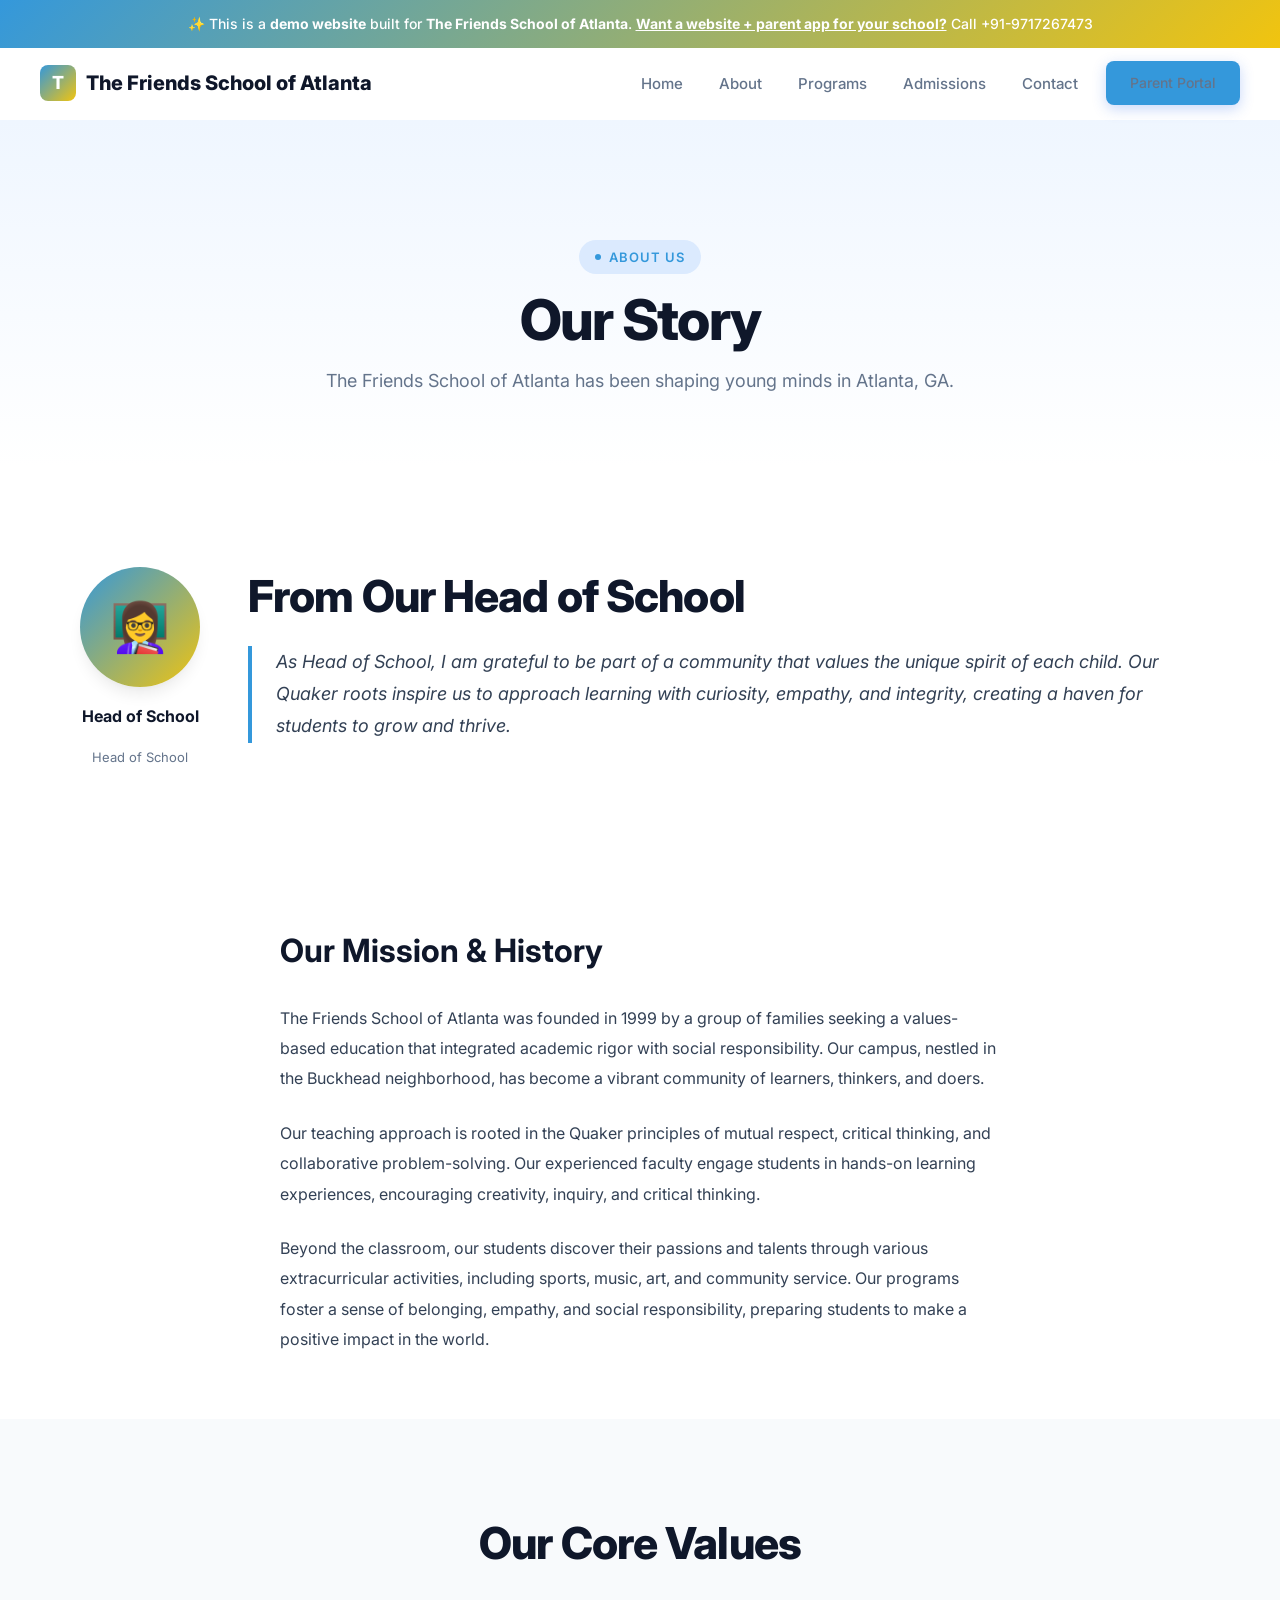
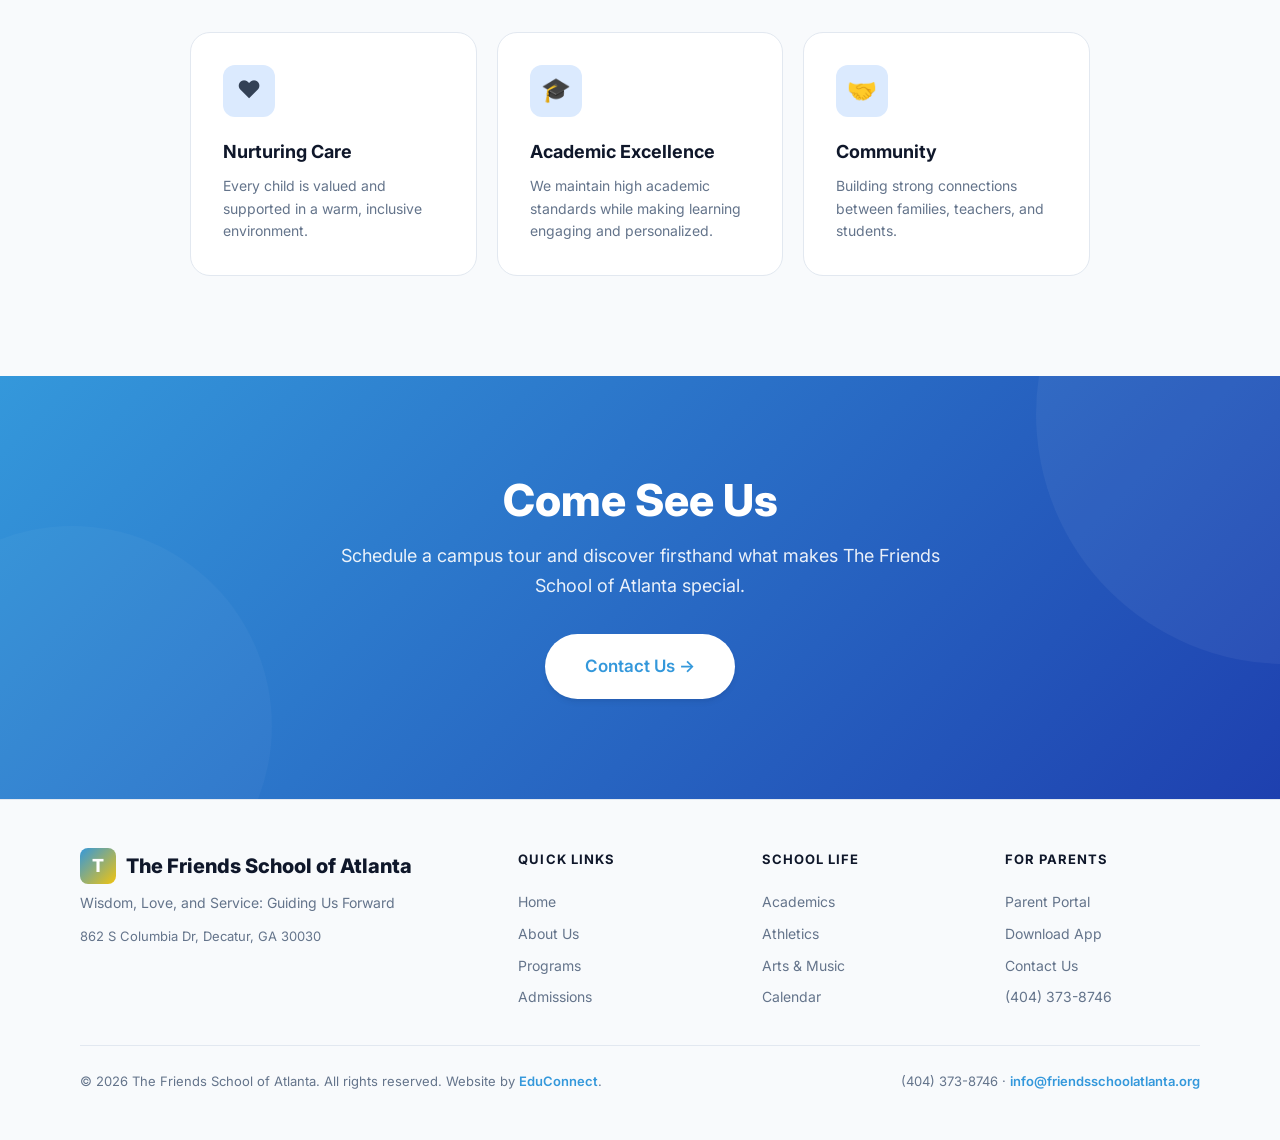
<file: about.html>
<!DOCTYPE html><html lang="en"><head>
  <meta charset="UTF-8"><meta name="viewport" content="width=device-width,initial-scale=1.0">
  <title>About Us — The Friends School of Atlanta</title>
  <meta name="description" content="About Us — The Friends School of Atlanta, a premier school in Atlanta, GA serving Pre-K – 8th Grade.">
  <meta property="og:title" content="About Us — The Friends School of Atlanta"><meta property="og:type" content="website">
  <link rel="preconnect" href="https://fonts.googleapis.com"><link rel="preconnect" href="https://fonts.gstatic.com" crossorigin>
  <link href="https://fonts.googleapis.com/css2?family=Inter:wght@400;500;600;700;800&display=swap" rel="stylesheet">
  <link rel="stylesheet" href="/styles.css"><script src="/main.js" defer></script>
</head><body><div class="demo-banner">
  ✨ This is a <strong>demo website</strong> built for <strong>The Friends School of Atlanta</strong>.
  <a href="mailto:bhupender@myfirststepschool.com">Want a website + parent app for your school?</a> Call +91-9717267473
</div>
<nav class="navbar">
  <a href="/" class="logo"><span class="logo-icon">T</span>The Friends School of Atlanta</a>
  <div class="nav-links">
    <a href="/">Home</a>
    <a href="/about.html">About</a>
    <a href="/programs.html">Programs</a>
    <a href="/admissions.html">Admissions</a>
    <a href="/contact.html">Contact</a>
    <a href="/parents.html" class="btn btn-primary" style="padding:10px 24px;font-size:14px">Parent Portal</a>
  </div>
  <button class="hamburger" aria-label="Toggle menu"><span></span><span></span><span></span></button>
</nav><main>
<section class="page-hero"><div class="container">
  <div class="badge animate-on-scroll mb-4">About Us</div>
  <h1 class="heading-xl animate-on-scroll mb-4">Our Story</h1>
  <p class="text-lg text-muted max-w-lg mx-auto animate-on-scroll">The Friends School of Atlanta has been shaping young minds in Atlanta, GA.</p>
</div></section>
<section class="welcome-section section-padding"><div class="container"><div class="welcome-grid">
  <div class="principal-card animate-on-scroll">
    <div class="principal-avatar">👩‍🏫</div>
    <div class="principal-name">Head of School</div><div class="principal-title">Head of School</div>
  </div>
  <div class="welcome-text animate-on-scroll">
    <h2 class="heading-lg mb-6">From Our Head of School</h2>
    <blockquote>As Head of School, I am grateful to be part of a community that values the unique spirit of each child. Our Quaker roots inspire us to approach learning with curiosity, empathy, and integrity, creating a haven for students to grow and thrive.</blockquote>
  </div>
</div></div></section>
<section class="content-section"><div class="container">
  <h2 class="heading-md animate-on-scroll mb-8">Our Mission &amp; History</h2>
  <p class="animate-on-scroll">The Friends School of Atlanta was founded in 1999 by a group of families seeking a values-based education that integrated academic rigor with social responsibility. Our campus, nestled in the Buckhead neighborhood, has become a vibrant community of learners, thinkers, and doers.</p>
<p class="animate-on-scroll">Our teaching approach is rooted in the Quaker principles of mutual respect, critical thinking, and collaborative problem-solving. Our experienced faculty engage students in hands-on learning experiences, encouraging creativity, inquiry, and critical thinking.</p>
<p class="animate-on-scroll">Beyond the classroom, our students discover their passions and talents through various extracurricular activities, including sports, music, art, and community service. Our programs foster a sense of belonging, empathy, and social responsibility, preparing students to make a positive impact in the world.</p>
</div></section>
<section class="features-section section-padding"><div class="container">
  <div class="text-center mb-16"><h2 class="heading-lg animate-on-scroll mb-4">Our Core Values</h2></div>
  <div class="features-grid" style="max-width:900px;margin:0 auto">
    <div class="feature-card animate-on-scroll stagger-1"><div class="feature-icon">❤️</div><h3>Nurturing Care</h3><p>Every child is valued and supported in a warm, inclusive environment.</p></div>
    <div class="feature-card animate-on-scroll stagger-2"><div class="feature-icon">🎓</div><h3>Academic Excellence</h3><p>We maintain high academic standards while making learning engaging and personalized.</p></div>
    <div class="feature-card animate-on-scroll stagger-3"><div class="feature-icon">🤝</div><h3>Community</h3><p>Building strong connections between families, teachers, and students.</p></div>
  </div>
</div></section>
<section class="cta-section"><div class="container"><div class="cta-content animate-on-scroll">
  <h2>Come See Us</h2>
  <p>Schedule a campus tour and discover firsthand what makes The Friends School of Atlanta special.</p>
  <div class="cta-actions"><a href="/contact.html" class="btn btn-white btn-lg">Contact Us →</a></div>
</div></div></section>
</main><footer class="footer">
  <div class="container">
    <div class="footer-grid">
      <div class="footer-brand">
        <div class="logo" style="margin-bottom:8px"><span class="logo-icon">T</span>The Friends School of Atlanta</div>
        <p>Wisdom, Love, and Service: Guiding Us Forward</p>
        <p style="margin-top:12px;font-size:13px">862 S Columbia Dr, Decatur, GA 30030</p>
      </div>
      <div class="footer-col"><h4>Quick Links</h4><a href="/">Home</a><a href="/about.html">About Us</a><a href="/programs.html">Programs</a><a href="/admissions.html">Admissions</a></div>
      <div class="footer-col"><h4>School Life</h4><a href="/programs.html">Academics</a><a href="/programs.html">Athletics</a><a href="/programs.html">Arts &amp; Music</a><a href="/contact.html">Calendar</a></div>
      <div class="footer-col"><h4>For Parents</h4><a href="/parents.html">Parent Portal</a><a href="/parents.html">Download App</a><a href="/contact.html">Contact Us</a><a href="tel:(404) 373-8746">(404) 373-8746</a></div>
    </div>
    <div class="footer-bottom">
      <p>&copy; 2026 The Friends School of Atlanta. All rights reserved. Website by <a href="mailto:bhupender@myfirststepschool.com">EduConnect</a>.</p>
      <p>(404) 373-8746 &middot; <a href="mailto:info@friendsschoolatlanta.org">info@friendsschoolatlanta.org</a></p>
    </div>
  </div>
</footer></body></html>
</file>
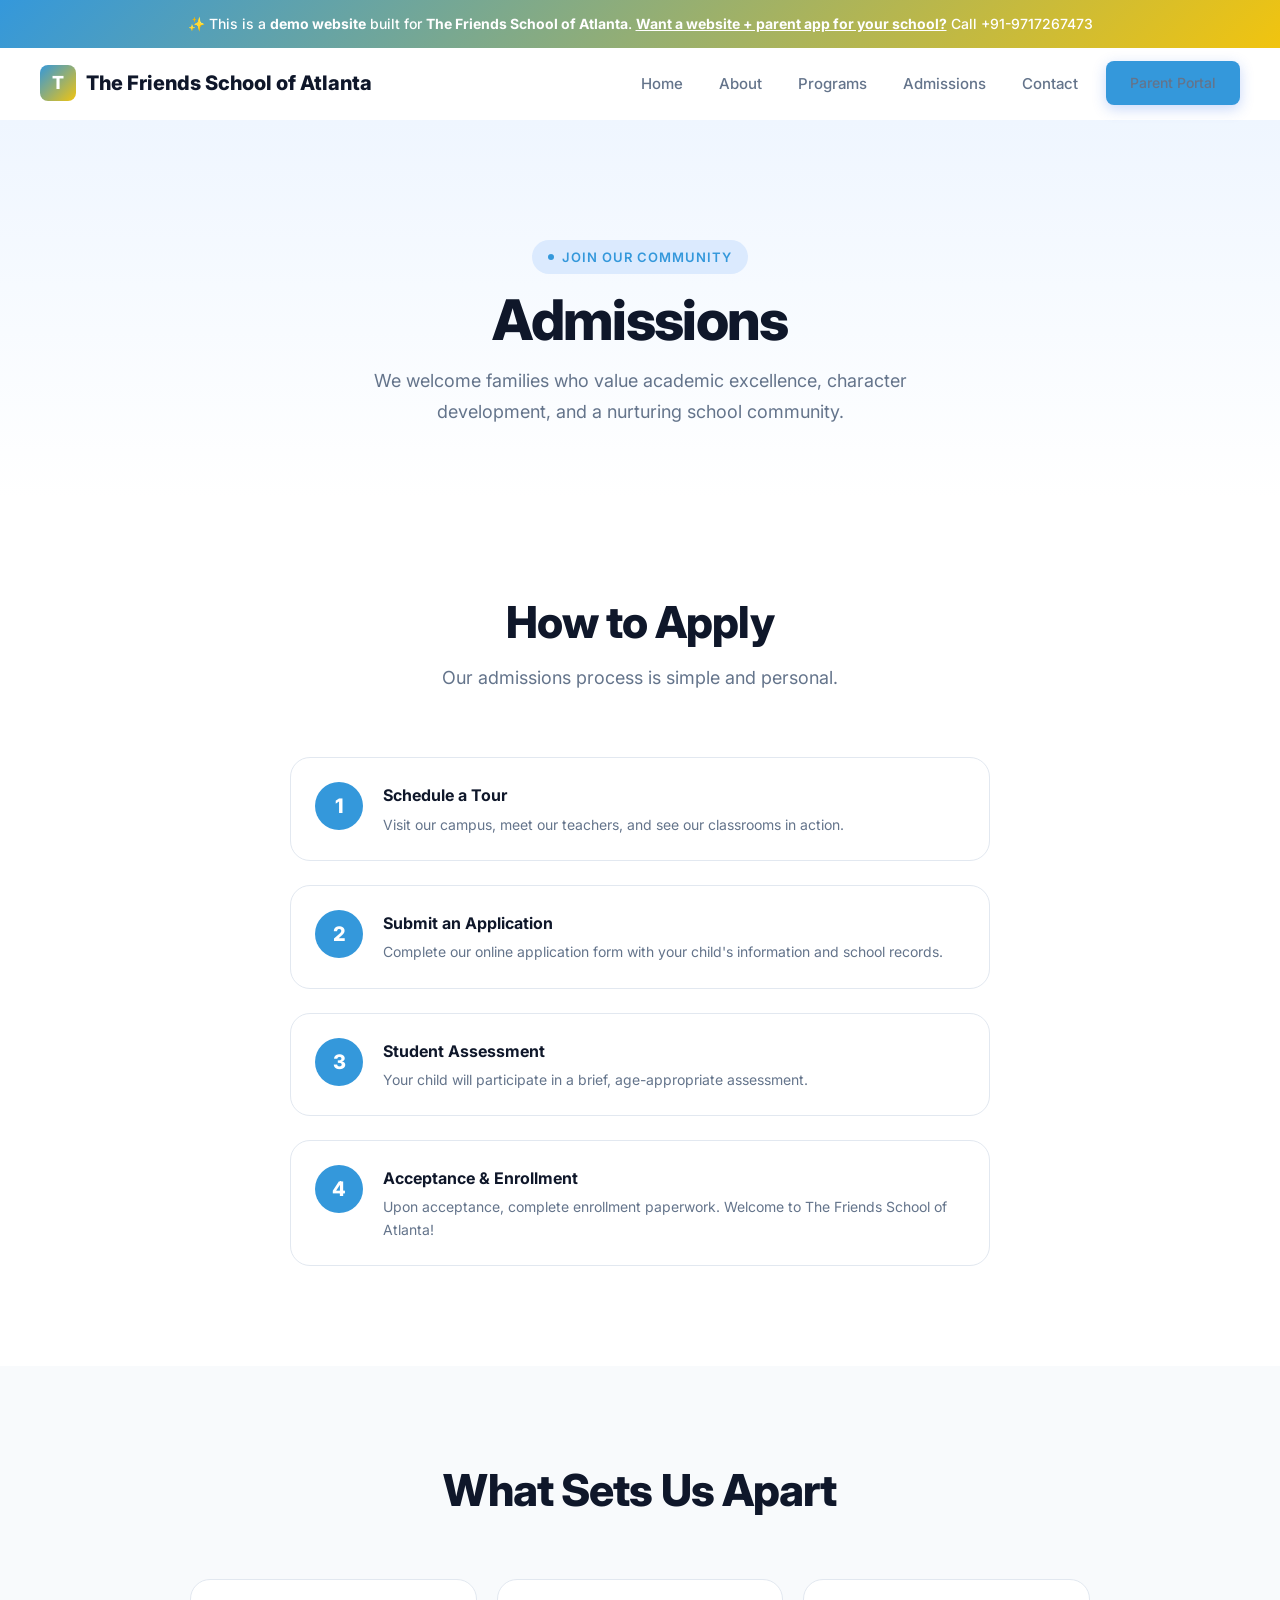
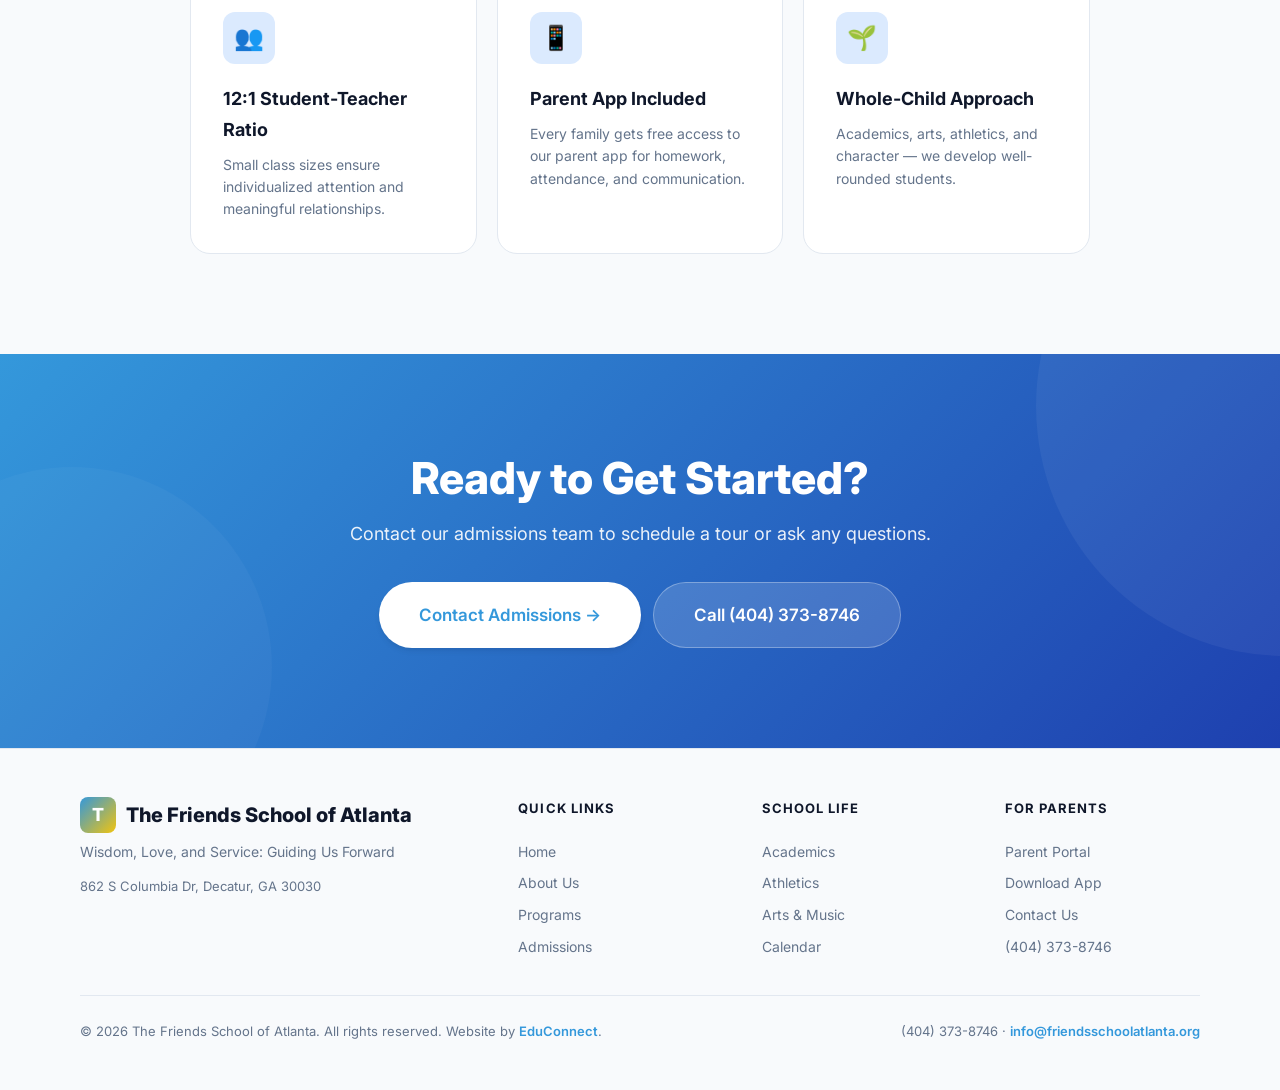
<file: admissions.html>
<!DOCTYPE html><html lang="en"><head>
  <meta charset="UTF-8"><meta name="viewport" content="width=device-width,initial-scale=1.0">
  <title>Admissions — The Friends School of Atlanta</title>
  <meta name="description" content="Admissions — The Friends School of Atlanta, a premier school in Atlanta, GA serving Pre-K – 8th Grade.">
  <meta property="og:title" content="Admissions — The Friends School of Atlanta"><meta property="og:type" content="website">
  <link rel="preconnect" href="https://fonts.googleapis.com"><link rel="preconnect" href="https://fonts.gstatic.com" crossorigin>
  <link href="https://fonts.googleapis.com/css2?family=Inter:wght@400;500;600;700;800&display=swap" rel="stylesheet">
  <link rel="stylesheet" href="/styles.css"><script src="/main.js" defer></script>
</head><body><div class="demo-banner">
  ✨ This is a <strong>demo website</strong> built for <strong>The Friends School of Atlanta</strong>.
  <a href="mailto:bhupender@myfirststepschool.com">Want a website + parent app for your school?</a> Call +91-9717267473
</div>
<nav class="navbar">
  <a href="/" class="logo"><span class="logo-icon">T</span>The Friends School of Atlanta</a>
  <div class="nav-links">
    <a href="/">Home</a>
    <a href="/about.html">About</a>
    <a href="/programs.html">Programs</a>
    <a href="/admissions.html">Admissions</a>
    <a href="/contact.html">Contact</a>
    <a href="/parents.html" class="btn btn-primary" style="padding:10px 24px;font-size:14px">Parent Portal</a>
  </div>
  <button class="hamburger" aria-label="Toggle menu"><span></span><span></span><span></span></button>
</nav><main>
<section class="page-hero"><div class="container">
  <div class="badge animate-on-scroll mb-4">Join Our Community</div>
  <h1 class="heading-xl animate-on-scroll mb-4">Admissions</h1>
  <p class="text-lg text-muted max-w-lg mx-auto animate-on-scroll">We welcome families who value academic excellence, character development, and a nurturing school community.</p>
</div></section>
<section class="section-padding"><div class="container">
  <div class="text-center mb-16">
    <h2 class="heading-lg animate-on-scroll mb-4">How to Apply</h2>
    <p class="text-lg text-muted max-w-lg mx-auto animate-on-scroll">Our admissions process is simple and personal.</p>
  </div>
  <div class="admissions-steps">
    <div class="adm-step animate-on-scroll stagger-1"><div class="adm-step-num">1</div><div><h4>Schedule a Tour</h4><p>Visit our campus, meet our teachers, and see our classrooms in action.</p></div></div>
    <div class="adm-step animate-on-scroll stagger-2"><div class="adm-step-num">2</div><div><h4>Submit an Application</h4><p>Complete our online application form with your child's information and school records.</p></div></div>
    <div class="adm-step animate-on-scroll stagger-3"><div class="adm-step-num">3</div><div><h4>Student Assessment</h4><p>Your child will participate in a brief, age-appropriate assessment.</p></div></div>
    <div class="adm-step animate-on-scroll stagger-4"><div class="adm-step-num">4</div><div><h4>Acceptance &amp; Enrollment</h4><p>Upon acceptance, complete enrollment paperwork. Welcome to The Friends School of Atlanta!</p></div></div>
  </div>
</div></section>
<section class="features-section section-padding"><div class="container">
  <div class="text-center mb-16"><h2 class="heading-lg animate-on-scroll mb-4">What Sets Us Apart</h2></div>
  <div class="features-grid" style="max-width:900px;margin:0 auto">
    <div class="feature-card animate-on-scroll stagger-1"><div class="feature-icon">👥</div><h3>12:1 Student-Teacher Ratio</h3><p>Small class sizes ensure individualized attention and meaningful relationships.</p></div>
    <div class="feature-card animate-on-scroll stagger-2"><div class="feature-icon">📱</div><h3>Parent App Included</h3><p>Every family gets free access to our parent app for homework, attendance, and communication.</p></div>
    <div class="feature-card animate-on-scroll stagger-3"><div class="feature-icon">🌱</div><h3>Whole-Child Approach</h3><p>Academics, arts, athletics, and character — we develop well-rounded students.</p></div>
  </div>
</div></section>
<section class="cta-section"><div class="container"><div class="cta-content animate-on-scroll">
  <h2>Ready to Get Started?</h2>
  <p>Contact our admissions team to schedule a tour or ask any questions.</p>
  <div class="cta-actions">
    <a href="/contact.html" class="btn btn-white btn-lg">Contact Admissions →</a>
    <a href="tel:(404) 373-8746" class="btn btn-lg" style="background:rgba(255,255,255,.15);color:white;border:1px solid rgba(255,255,255,.3)">Call (404) 373-8746</a>
  </div>
</div></div></section>
</main><footer class="footer">
  <div class="container">
    <div class="footer-grid">
      <div class="footer-brand">
        <div class="logo" style="margin-bottom:8px"><span class="logo-icon">T</span>The Friends School of Atlanta</div>
        <p>Wisdom, Love, and Service: Guiding Us Forward</p>
        <p style="margin-top:12px;font-size:13px">862 S Columbia Dr, Decatur, GA 30030</p>
      </div>
      <div class="footer-col"><h4>Quick Links</h4><a href="/">Home</a><a href="/about.html">About Us</a><a href="/programs.html">Programs</a><a href="/admissions.html">Admissions</a></div>
      <div class="footer-col"><h4>School Life</h4><a href="/programs.html">Academics</a><a href="/programs.html">Athletics</a><a href="/programs.html">Arts &amp; Music</a><a href="/contact.html">Calendar</a></div>
      <div class="footer-col"><h4>For Parents</h4><a href="/parents.html">Parent Portal</a><a href="/parents.html">Download App</a><a href="/contact.html">Contact Us</a><a href="tel:(404) 373-8746">(404) 373-8746</a></div>
    </div>
    <div class="footer-bottom">
      <p>&copy; 2026 The Friends School of Atlanta. All rights reserved. Website by <a href="mailto:bhupender@myfirststepschool.com">EduConnect</a>.</p>
      <p>(404) 373-8746 &middot; <a href="mailto:info@friendsschoolatlanta.org">info@friendsschoolatlanta.org</a></p>
    </div>
  </div>
</footer></body></html>
</file>
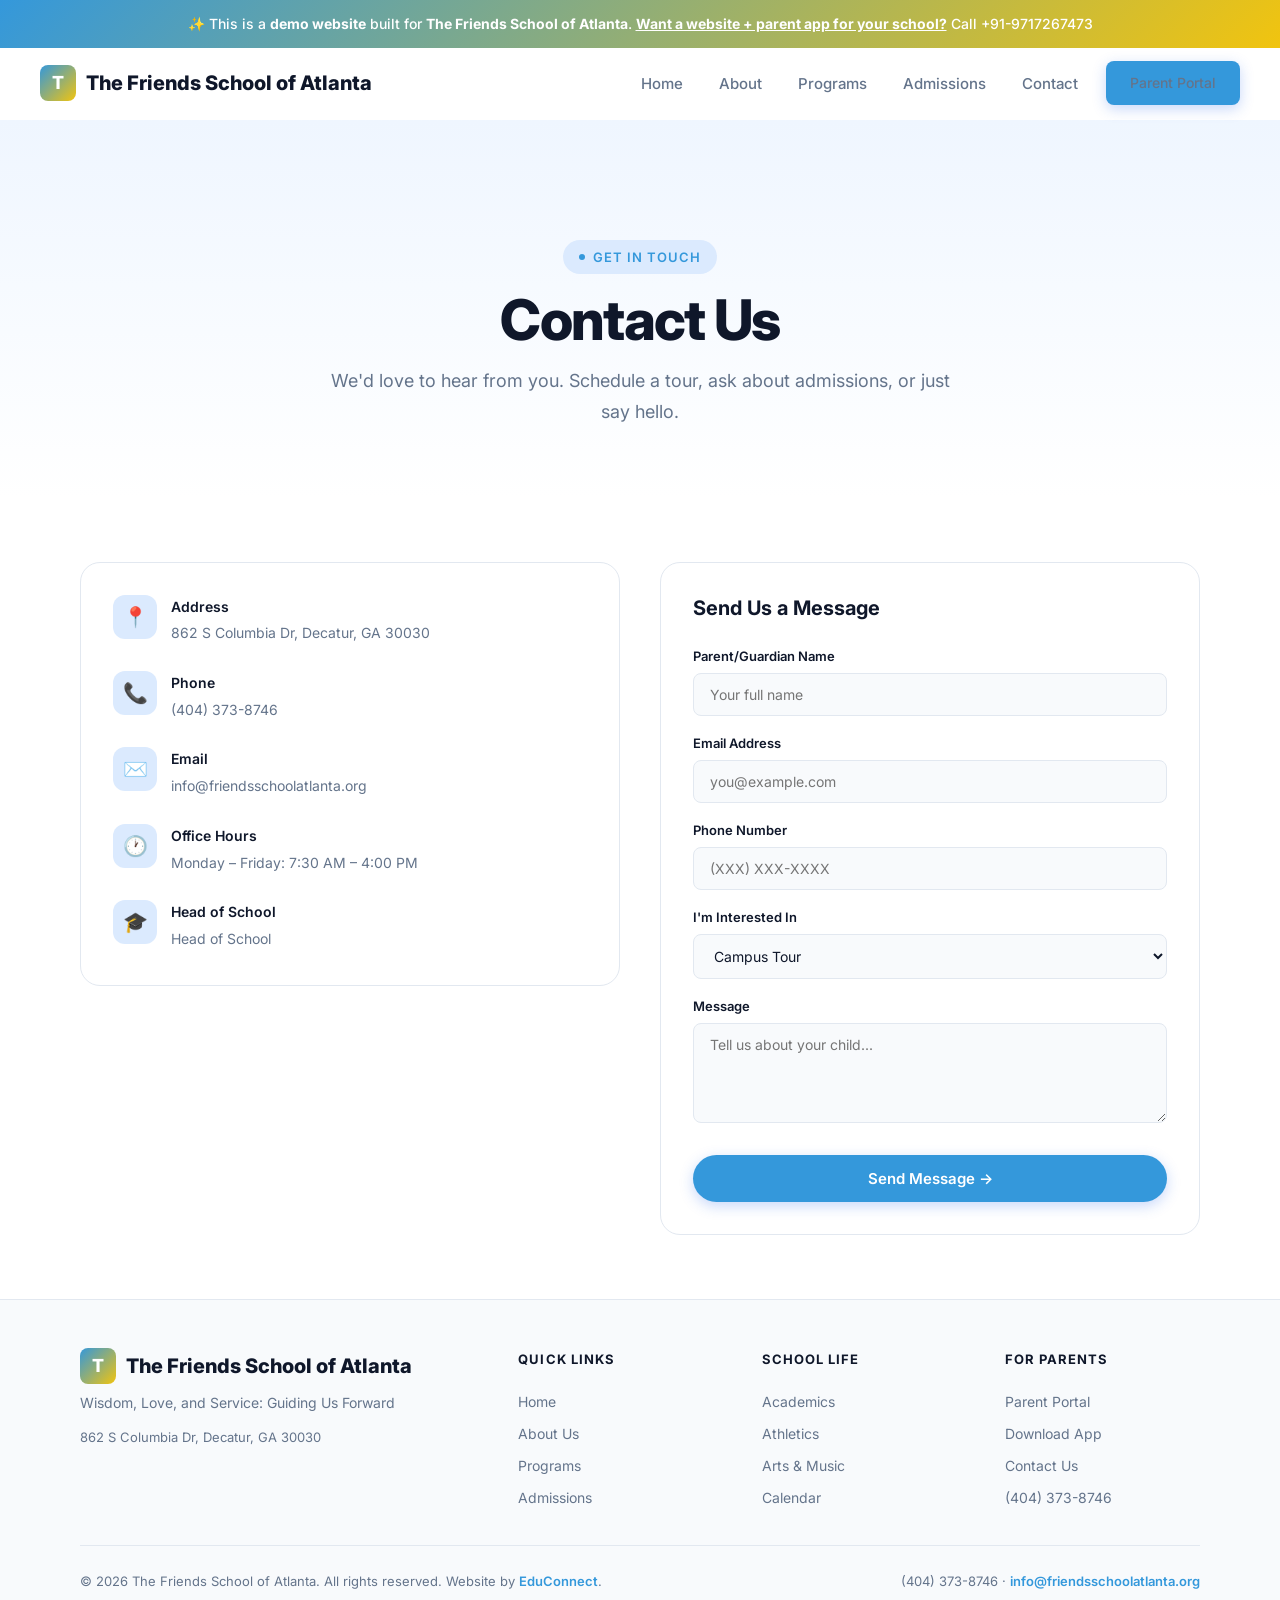
<file: contact.html>
<!DOCTYPE html><html lang="en"><head>
  <meta charset="UTF-8"><meta name="viewport" content="width=device-width,initial-scale=1.0">
  <title>Contact — The Friends School of Atlanta</title>
  <meta name="description" content="Contact — The Friends School of Atlanta, a premier school in Atlanta, GA serving Pre-K – 8th Grade.">
  <meta property="og:title" content="Contact — The Friends School of Atlanta"><meta property="og:type" content="website">
  <link rel="preconnect" href="https://fonts.googleapis.com"><link rel="preconnect" href="https://fonts.gstatic.com" crossorigin>
  <link href="https://fonts.googleapis.com/css2?family=Inter:wght@400;500;600;700;800&display=swap" rel="stylesheet">
  <link rel="stylesheet" href="/styles.css"><script src="/main.js" defer></script>
</head><body><div class="demo-banner">
  ✨ This is a <strong>demo website</strong> built for <strong>The Friends School of Atlanta</strong>.
  <a href="mailto:bhupender@myfirststepschool.com">Want a website + parent app for your school?</a> Call +91-9717267473
</div>
<nav class="navbar">
  <a href="/" class="logo"><span class="logo-icon">T</span>The Friends School of Atlanta</a>
  <div class="nav-links">
    <a href="/">Home</a>
    <a href="/about.html">About</a>
    <a href="/programs.html">Programs</a>
    <a href="/admissions.html">Admissions</a>
    <a href="/contact.html">Contact</a>
    <a href="/parents.html" class="btn btn-primary" style="padding:10px 24px;font-size:14px">Parent Portal</a>
  </div>
  <button class="hamburger" aria-label="Toggle menu"><span></span><span></span><span></span></button>
</nav><main>
<section class="page-hero"><div class="container">
  <div class="badge animate-on-scroll mb-4">Get in Touch</div>
  <h1 class="heading-xl animate-on-scroll mb-4">Contact Us</h1>
  <p class="text-lg text-muted max-w-lg mx-auto animate-on-scroll">We'd love to hear from you. Schedule a tour, ask about admissions, or just say hello.</p>
</div></section>
<section class="content-section"><div class="container" style="max-width:1200px"><div class="contact-grid">
  <div>
    <div class="contact-info-card animate-on-scroll mb-8">
      <div class="contact-item"><div class="contact-icon">📍</div><div><h4>Address</h4><p>862 S Columbia Dr, Decatur, GA 30030</p></div></div>
      <div class="contact-item"><div class="contact-icon">📞</div><div><h4>Phone</h4><p>(404) 373-8746</p></div></div>
      <div class="contact-item"><div class="contact-icon">✉️</div><div><h4>Email</h4><p>info@friendsschoolatlanta.org</p></div></div>
      <div class="contact-item"><div class="contact-icon">🕐</div><div><h4>Office Hours</h4><p>Monday – Friday: 7:30 AM – 4:00 PM</p></div></div>
      <div class="contact-item"><div class="contact-icon">🎓</div><div><h4>Head of School</h4><p>Head of School</p></div></div>
    </div>
  </div>
  <div class="contact-form animate-on-scroll">
    <h3 class="heading-sm mb-6">Send Us a Message</h3>
    <form action="mailto:info@friendsschoolatlanta.org" method="POST" enctype="text/plain">
      <div class="form-group"><label class="form-label">Parent/Guardian Name</label><input type="text" class="form-input" placeholder="Your full name" required></div>
      <div class="form-group"><label class="form-label">Email Address</label><input type="email" class="form-input" placeholder="you@example.com" required></div>
      <div class="form-group"><label class="form-label">Phone Number</label><input type="tel" class="form-input" placeholder="(XXX) XXX-XXXX"></div>
      <div class="form-group"><label class="form-label">I'm Interested In</label>
        <select class="form-input"><option>Campus Tour</option><option>Admissions Inquiry</option><option>Transfer Student</option><option>General Question</option></select>
      </div>
      <div class="form-group"><label class="form-label">Message</label><textarea class="form-textarea" placeholder="Tell us about your child..." rows="4" required></textarea></div>
      <button type="submit" class="btn btn-primary" style="width:100%">Send Message →</button>
    </form>
  </div>
</div></div></section>
</main><footer class="footer">
  <div class="container">
    <div class="footer-grid">
      <div class="footer-brand">
        <div class="logo" style="margin-bottom:8px"><span class="logo-icon">T</span>The Friends School of Atlanta</div>
        <p>Wisdom, Love, and Service: Guiding Us Forward</p>
        <p style="margin-top:12px;font-size:13px">862 S Columbia Dr, Decatur, GA 30030</p>
      </div>
      <div class="footer-col"><h4>Quick Links</h4><a href="/">Home</a><a href="/about.html">About Us</a><a href="/programs.html">Programs</a><a href="/admissions.html">Admissions</a></div>
      <div class="footer-col"><h4>School Life</h4><a href="/programs.html">Academics</a><a href="/programs.html">Athletics</a><a href="/programs.html">Arts &amp; Music</a><a href="/contact.html">Calendar</a></div>
      <div class="footer-col"><h4>For Parents</h4><a href="/parents.html">Parent Portal</a><a href="/parents.html">Download App</a><a href="/contact.html">Contact Us</a><a href="tel:(404) 373-8746">(404) 373-8746</a></div>
    </div>
    <div class="footer-bottom">
      <p>&copy; 2026 The Friends School of Atlanta. All rights reserved. Website by <a href="mailto:bhupender@myfirststepschool.com">EduConnect</a>.</p>
      <p>(404) 373-8746 &middot; <a href="mailto:info@friendsschoolatlanta.org">info@friendsschoolatlanta.org</a></p>
    </div>
  </div>
</footer></body></html>
</file>
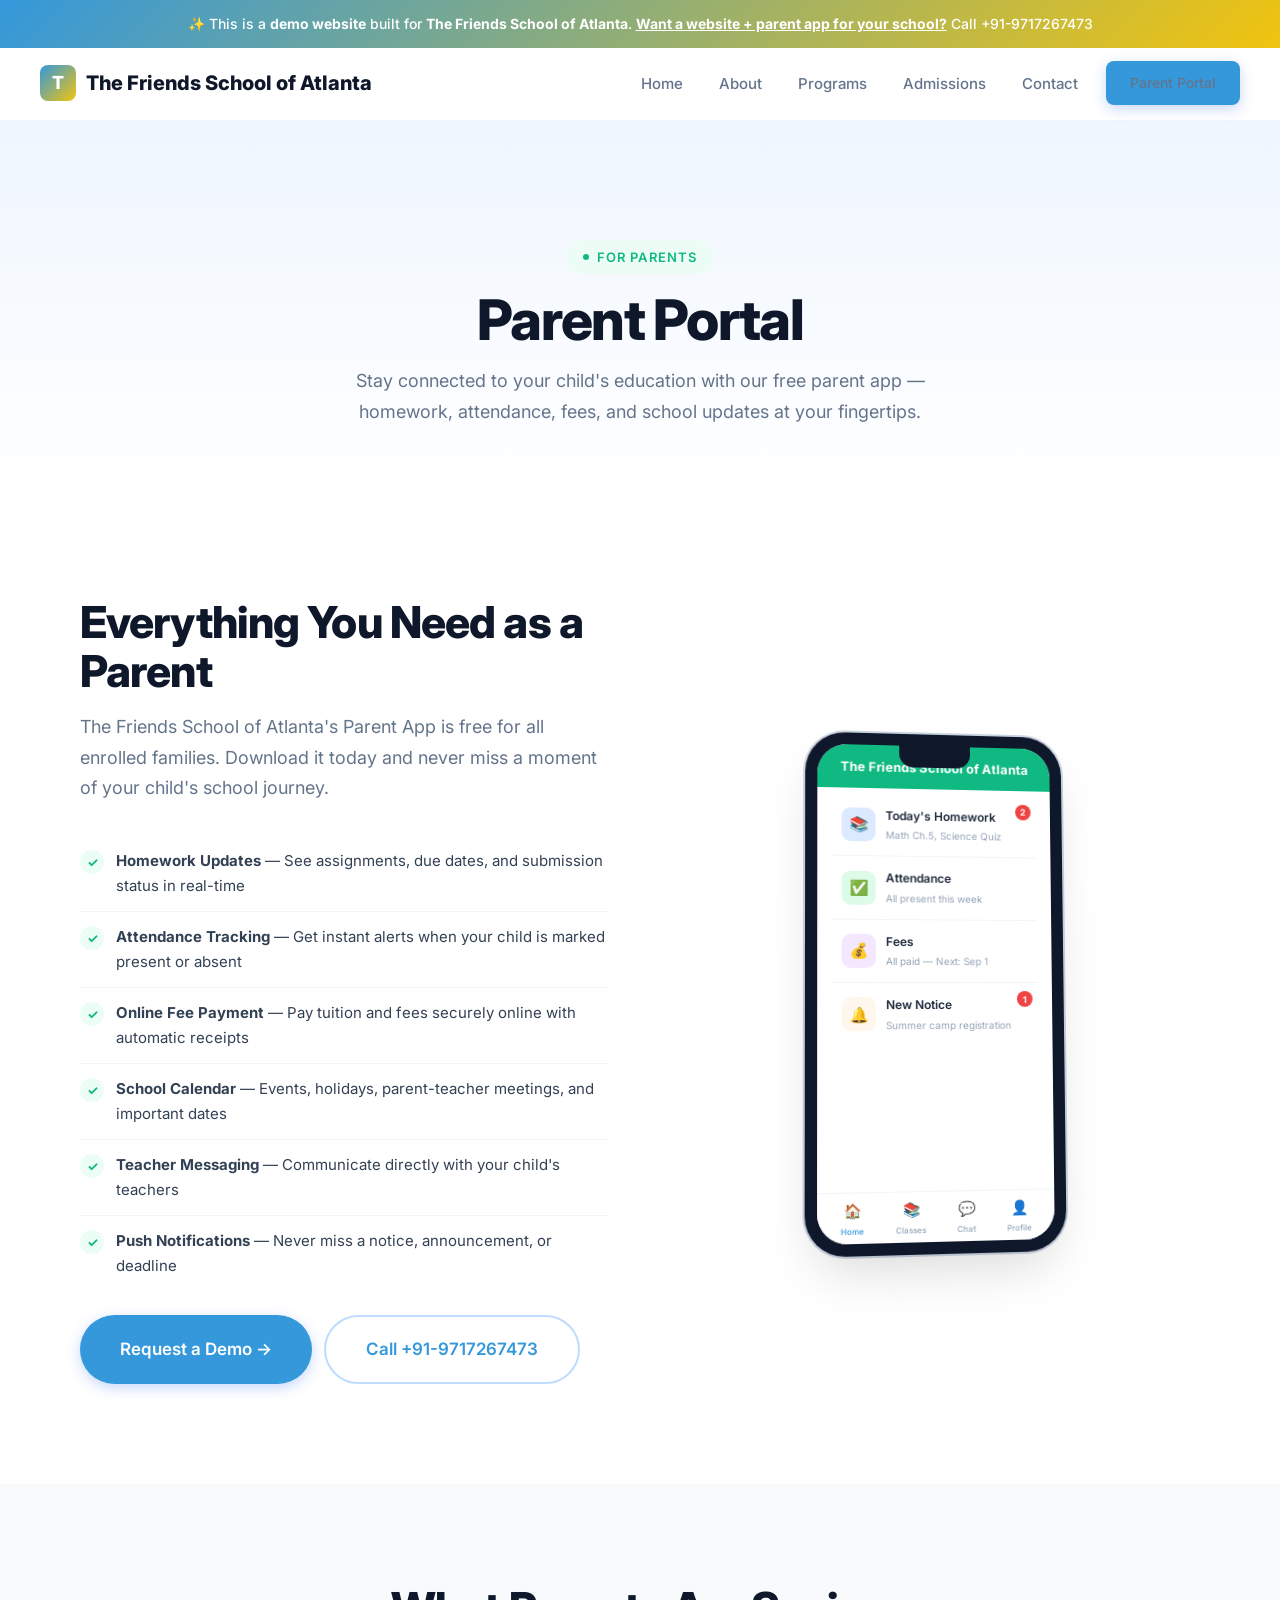
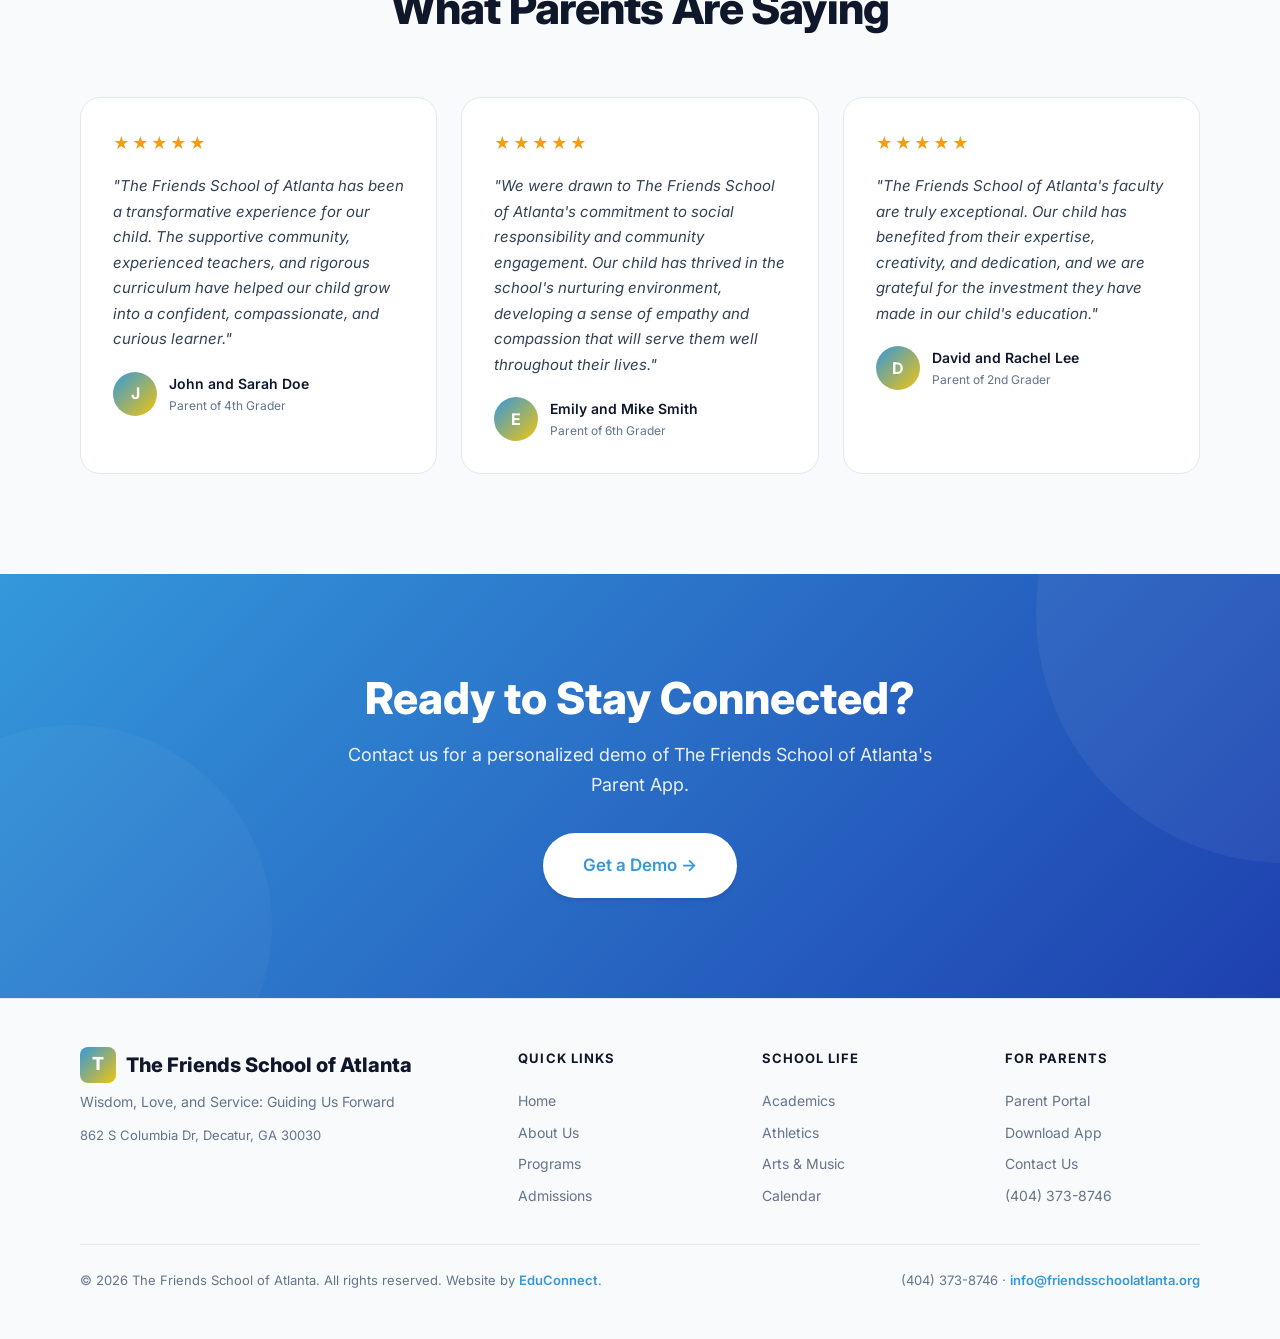
<file: parents.html>
<!DOCTYPE html><html lang="en"><head>
  <meta charset="UTF-8"><meta name="viewport" content="width=device-width,initial-scale=1.0">
  <title>Parent Portal — The Friends School of Atlanta</title>
  <meta name="description" content="Parent Portal — The Friends School of Atlanta, a premier school in Atlanta, GA serving Pre-K – 8th Grade.">
  <meta property="og:title" content="Parent Portal — The Friends School of Atlanta"><meta property="og:type" content="website">
  <link rel="preconnect" href="https://fonts.googleapis.com"><link rel="preconnect" href="https://fonts.gstatic.com" crossorigin>
  <link href="https://fonts.googleapis.com/css2?family=Inter:wght@400;500;600;700;800&display=swap" rel="stylesheet">
  <link rel="stylesheet" href="/styles.css"><script src="/main.js" defer></script>
</head><body><div class="demo-banner">
  ✨ This is a <strong>demo website</strong> built for <strong>The Friends School of Atlanta</strong>.
  <a href="mailto:bhupender@myfirststepschool.com">Want a website + parent app for your school?</a> Call +91-9717267473
</div>
<nav class="navbar">
  <a href="/" class="logo"><span class="logo-icon">T</span>The Friends School of Atlanta</a>
  <div class="nav-links">
    <a href="/">Home</a>
    <a href="/about.html">About</a>
    <a href="/programs.html">Programs</a>
    <a href="/admissions.html">Admissions</a>
    <a href="/contact.html">Contact</a>
    <a href="/parents.html" class="btn btn-primary" style="padding:10px 24px;font-size:14px">Parent Portal</a>
  </div>
  <button class="hamburger" aria-label="Toggle menu"><span></span><span></span><span></span></button>
</nav><main>
<section class="page-hero"><div class="container">
  <div class="badge accent animate-on-scroll mb-4">For Parents</div>
  <h1 class="heading-xl animate-on-scroll mb-4">Parent Portal</h1>
  <p class="text-lg text-muted max-w-lg mx-auto animate-on-scroll">Stay connected to your child's education with our free parent app — homework, attendance, fees, and school updates at your fingertips.</p>
</div></section>
<section class="portal-section section-padding"><div class="container"><div class="portal-grid">
  <div>
    <h2 class="heading-lg animate-on-scroll mb-4">Everything You Need as a Parent</h2>
    <p class="text-lg text-muted animate-on-scroll mb-8">The Friends School of Atlanta's Parent App is free for all enrolled families. Download it today and never miss a moment of your child's school journey.</p>
    <ul class="portal-features animate-on-scroll">
      <li><span class="pf-icon">✓</span><div><strong>Homework Updates</strong> — See assignments, due dates, and submission status in real-time</div></li>
      <li><span class="pf-icon">✓</span><div><strong>Attendance Tracking</strong> — Get instant alerts when your child is marked present or absent</div></li>
      <li><span class="pf-icon">✓</span><div><strong>Online Fee Payment</strong> — Pay tuition and fees securely online with automatic receipts</div></li>
      <li><span class="pf-icon">✓</span><div><strong>School Calendar</strong> — Events, holidays, parent-teacher meetings, and important dates</div></li>
      <li><span class="pf-icon">✓</span><div><strong>Teacher Messaging</strong> — Communicate directly with your child's teachers</div></li>
      <li><span class="pf-icon">✓</span><div><strong>Push Notifications</strong> — Never miss a notice, announcement, or deadline</div></li>
    </ul>
    <div class="animate-on-scroll" style="display:flex;gap:12px;flex-wrap:wrap;margin-top:24px">
      <a href="mailto:bhupender@myfirststepschool.com?subject=Parent App Demo" class="btn btn-primary btn-lg">Request a Demo →</a>
      <a href="tel:+919717267473" class="btn btn-outline btn-lg">Call +91-9717267473</a>
    </div>
  </div>
  <div class="animate-on-scroll" style="display:flex;justify-content:center">
    <div class="phone-mockup" style="transform:perspective(1000px) rotateY(6deg) rotateX(3deg)"><div class="phone-screen">
      <div class="phone-status-bar" style="background:var(--accent)">The Friends School of Atlanta</div>
      <div class="phone-screen-content">
        <div class="phone-nav-item"><div class="phone-nav-icon blue">📚</div><div><div class="phone-nav-label">Today's Homework</div><div class="phone-nav-sub">Math Ch.5, Science Quiz</div></div><div class="phone-badge">2</div></div>
        <div class="phone-nav-item"><div class="phone-nav-icon green">✅</div><div><div class="phone-nav-label">Attendance</div><div class="phone-nav-sub">All present this week</div></div></div>
        <div class="phone-nav-item"><div class="phone-nav-icon purple">💰</div><div><div class="phone-nav-label">Fees</div><div class="phone-nav-sub">All paid — Next: Sep 1</div></div></div>
        <div class="phone-nav-item"><div class="phone-nav-icon orange">🔔</div><div><div class="phone-nav-label">New Notice</div><div class="phone-nav-sub">Summer camp registration</div></div><div class="phone-badge">1</div></div>
      </div>
      <div class="phone-bottom-bar">
        <div class="phone-tab active"><div style="font-size:14px">🏠</div>Home</div>
        <div class="phone-tab"><div style="font-size:14px">📚</div>Classes</div>
        <div class="phone-tab"><div style="font-size:14px">💬</div>Chat</div>
        <div class="phone-tab"><div style="font-size:14px">👤</div>Profile</div>
      </div>
    </div></div>
  </div>
</div></div></section>
<section class="testimonials-section section-padding"><div class="container">
  <div class="text-center mb-16"><h2 class="heading-lg animate-on-scroll mb-4">What Parents Are Saying</h2></div>
  <div class="testimonials-grid">
      <div class="testimonial-card animate-on-scroll stagger-1">
        <div class="stars"><span class="star">★</span><span class="star">★</span><span class="star">★</span><span class="star">★</span><span class="star">★</span></div>
        <p class="testimonial-text">"The Friends School of Atlanta has been a transformative experience for our child. The supportive community, experienced teachers, and rigorous curriculum have helped our child grow into a confident, compassionate, and curious learner."</p>
        <div class="testimonial-author"><div class="author-avatar">J</div>
        <div class="author-info"><div class="author-name">John and Sarah Doe</div><div class="author-role">Parent of 4th Grader</div></div></div>
      </div>
      <div class="testimonial-card animate-on-scroll stagger-2">
        <div class="stars"><span class="star">★</span><span class="star">★</span><span class="star">★</span><span class="star">★</span><span class="star">★</span></div>
        <p class="testimonial-text">"We were drawn to The Friends School of Atlanta's commitment to social responsibility and community engagement. Our child has thrived in the school's nurturing environment, developing a sense of empathy and compassion that will serve them well throughout their lives."</p>
        <div class="testimonial-author"><div class="author-avatar">E</div>
        <div class="author-info"><div class="author-name">Emily and Mike Smith</div><div class="author-role">Parent of 6th Grader</div></div></div>
      </div>
      <div class="testimonial-card animate-on-scroll stagger-3">
        <div class="stars"><span class="star">★</span><span class="star">★</span><span class="star">★</span><span class="star">★</span><span class="star">★</span></div>
        <p class="testimonial-text">"The Friends School of Atlanta's faculty are truly exceptional. Our child has benefited from their expertise, creativity, and dedication, and we are grateful for the investment they have made in our child's education."</p>
        <div class="testimonial-author"><div class="author-avatar">D</div>
        <div class="author-info"><div class="author-name">David and Rachel Lee</div><div class="author-role">Parent of 2nd Grader</div></div></div>
      </div></div>
</div></section>
<section class="cta-section"><div class="container"><div class="cta-content animate-on-scroll">
  <h2>Ready to Stay Connected?</h2>
  <p>Contact us for a personalized demo of The Friends School of Atlanta's Parent App.</p>
  <div class="cta-actions"><a href="mailto:bhupender@myfirststepschool.com?subject=Demo Request" class="btn btn-white btn-lg">Get a Demo →</a></div>
</div></div></section>
</main><footer class="footer">
  <div class="container">
    <div class="footer-grid">
      <div class="footer-brand">
        <div class="logo" style="margin-bottom:8px"><span class="logo-icon">T</span>The Friends School of Atlanta</div>
        <p>Wisdom, Love, and Service: Guiding Us Forward</p>
        <p style="margin-top:12px;font-size:13px">862 S Columbia Dr, Decatur, GA 30030</p>
      </div>
      <div class="footer-col"><h4>Quick Links</h4><a href="/">Home</a><a href="/about.html">About Us</a><a href="/programs.html">Programs</a><a href="/admissions.html">Admissions</a></div>
      <div class="footer-col"><h4>School Life</h4><a href="/programs.html">Academics</a><a href="/programs.html">Athletics</a><a href="/programs.html">Arts &amp; Music</a><a href="/contact.html">Calendar</a></div>
      <div class="footer-col"><h4>For Parents</h4><a href="/parents.html">Parent Portal</a><a href="/parents.html">Download App</a><a href="/contact.html">Contact Us</a><a href="tel:(404) 373-8746">(404) 373-8746</a></div>
    </div>
    <div class="footer-bottom">
      <p>&copy; 2026 The Friends School of Atlanta. All rights reserved. Website by <a href="mailto:bhupender@myfirststepschool.com">EduConnect</a>.</p>
      <p>(404) 373-8746 &middot; <a href="mailto:info@friendsschoolatlanta.org">info@friendsschoolatlanta.org</a></p>
    </div>
  </div>
</footer></body></html>
</file>
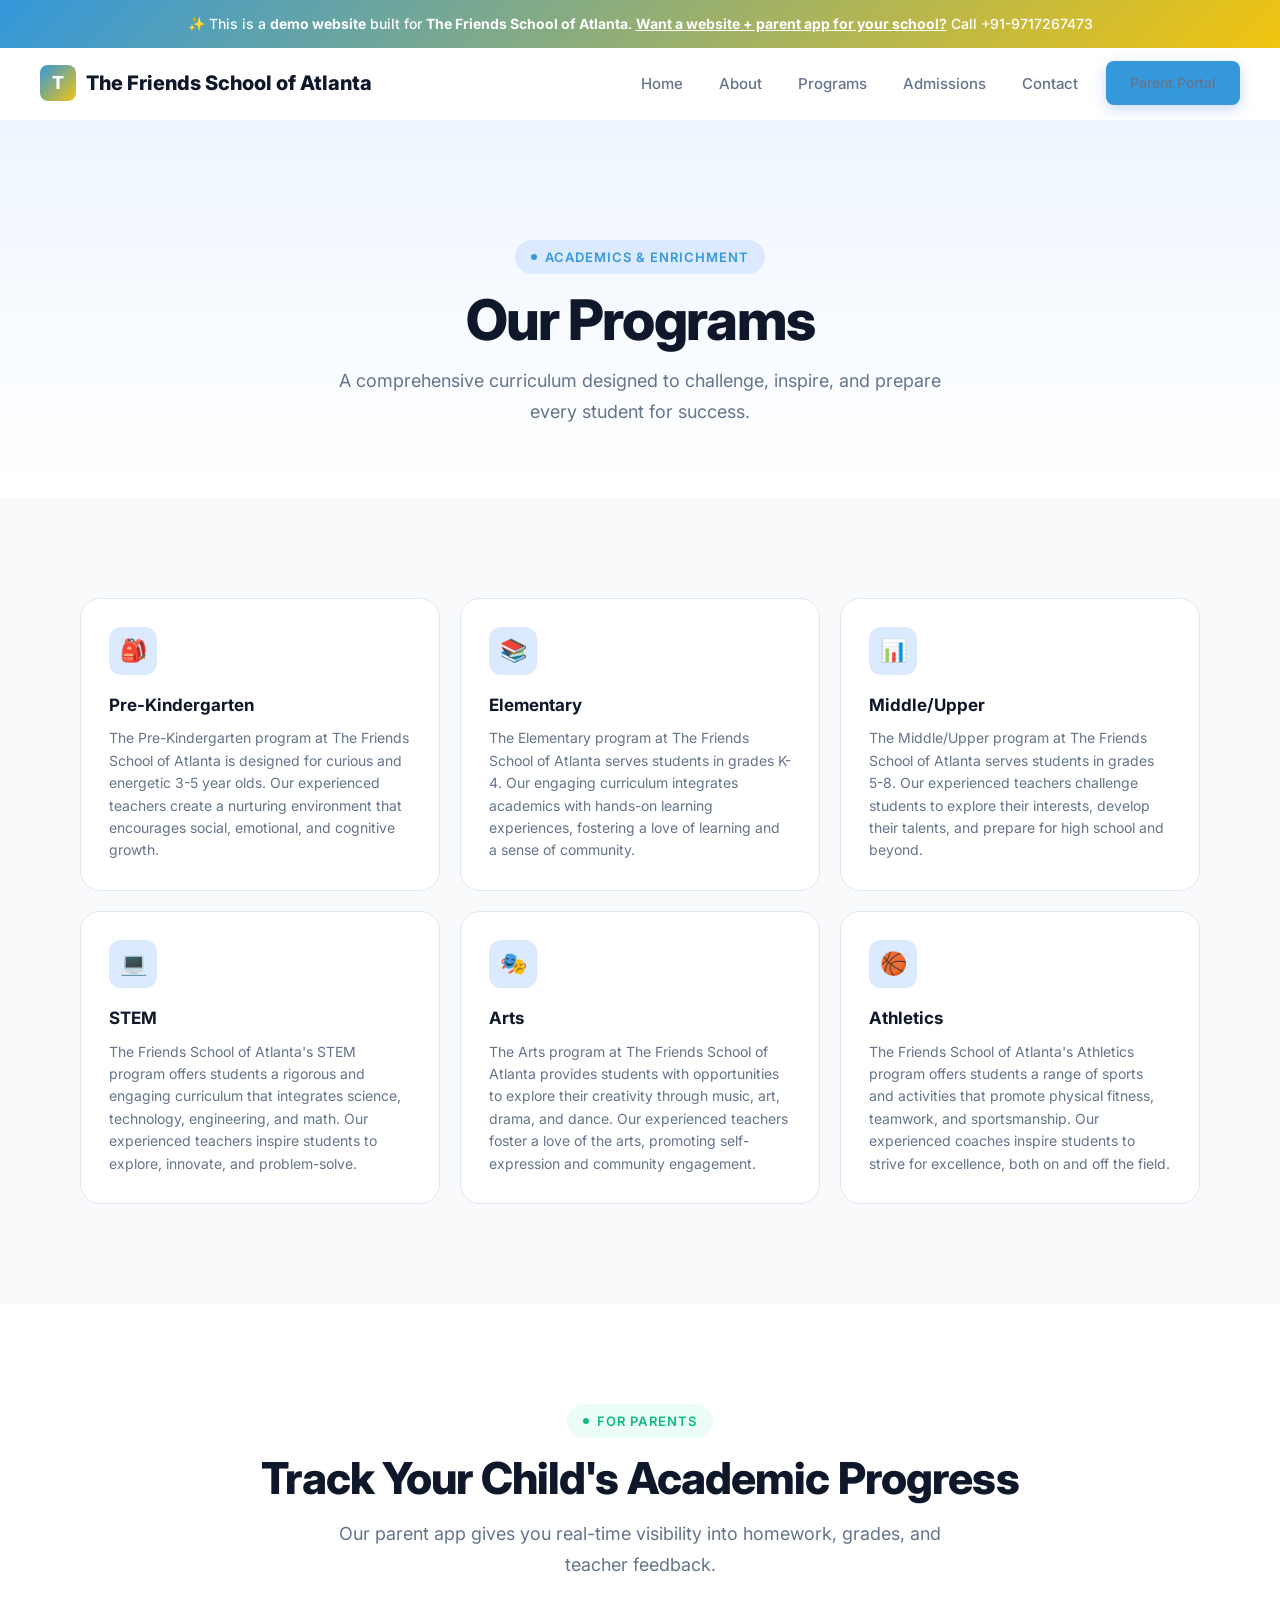
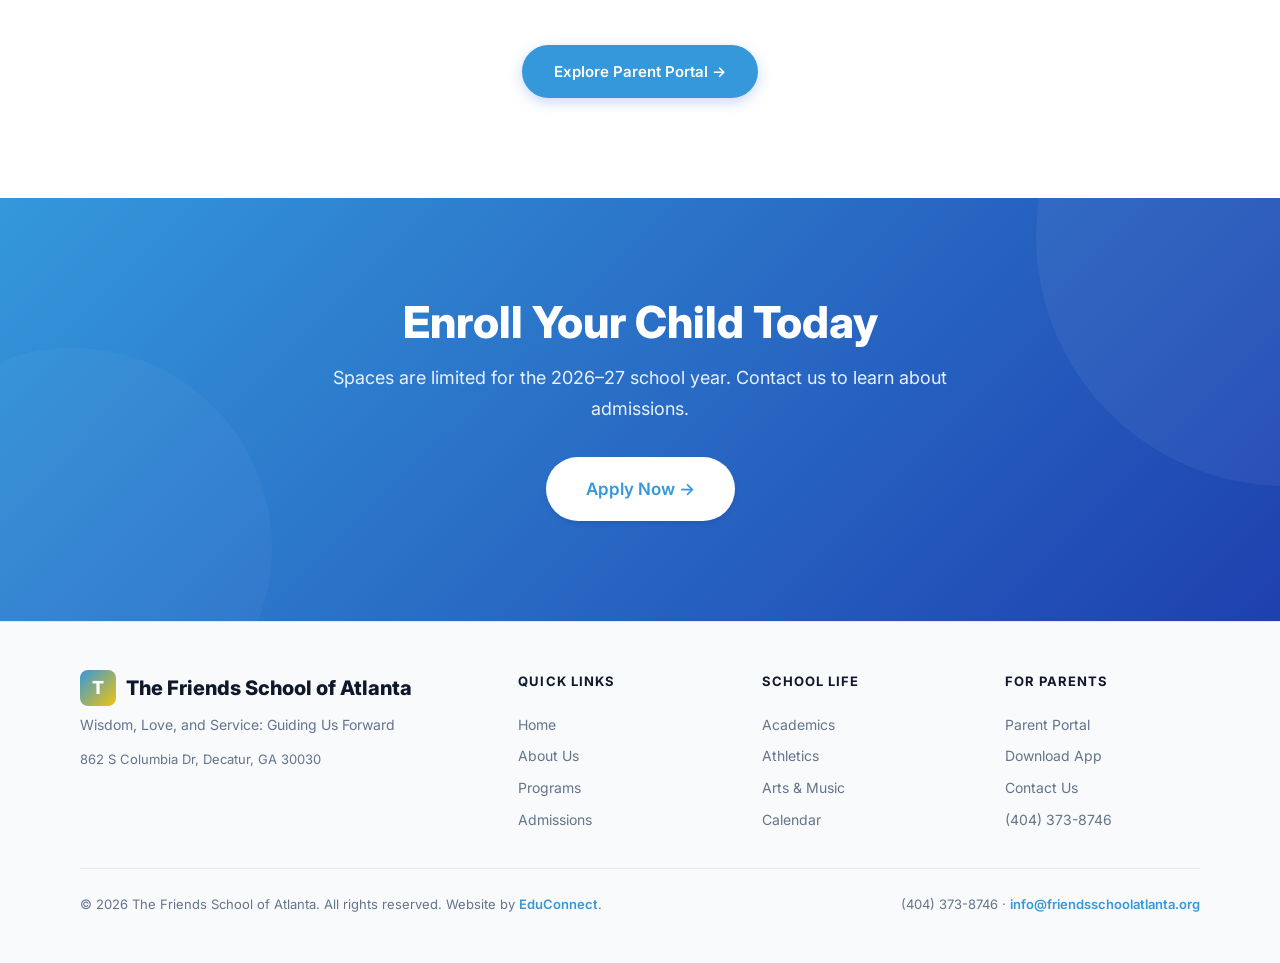
<file: programs.html>
<!DOCTYPE html><html lang="en"><head>
  <meta charset="UTF-8"><meta name="viewport" content="width=device-width,initial-scale=1.0">
  <title>Programs — The Friends School of Atlanta</title>
  <meta name="description" content="Programs — The Friends School of Atlanta, a premier school in Atlanta, GA serving Pre-K – 8th Grade.">
  <meta property="og:title" content="Programs — The Friends School of Atlanta"><meta property="og:type" content="website">
  <link rel="preconnect" href="https://fonts.googleapis.com"><link rel="preconnect" href="https://fonts.gstatic.com" crossorigin>
  <link href="https://fonts.googleapis.com/css2?family=Inter:wght@400;500;600;700;800&display=swap" rel="stylesheet">
  <link rel="stylesheet" href="/styles.css"><script src="/main.js" defer></script>
</head><body><div class="demo-banner">
  ✨ This is a <strong>demo website</strong> built for <strong>The Friends School of Atlanta</strong>.
  <a href="mailto:bhupender@myfirststepschool.com">Want a website + parent app for your school?</a> Call +91-9717267473
</div>
<nav class="navbar">
  <a href="/" class="logo"><span class="logo-icon">T</span>The Friends School of Atlanta</a>
  <div class="nav-links">
    <a href="/">Home</a>
    <a href="/about.html">About</a>
    <a href="/programs.html">Programs</a>
    <a href="/admissions.html">Admissions</a>
    <a href="/contact.html">Contact</a>
    <a href="/parents.html" class="btn btn-primary" style="padding:10px 24px;font-size:14px">Parent Portal</a>
  </div>
  <button class="hamburger" aria-label="Toggle menu"><span></span><span></span><span></span></button>
</nav><main>
<section class="page-hero"><div class="container">
  <div class="badge animate-on-scroll mb-4">Academics &amp; Enrichment</div>
  <h1 class="heading-xl animate-on-scroll mb-4">Our Programs</h1>
  <p class="text-lg text-muted max-w-lg mx-auto animate-on-scroll">A comprehensive curriculum designed to challenge, inspire, and prepare every student for success.</p>
</div></section>
<section class="section-padding" style="background:var(--bg-alt)"><div class="container">
  <div class="programs-grid">
      <div class="program-card animate-on-scroll stagger-1">
        <div class="program-icon">🎒</div><h3>Pre-Kindergarten</h3><p>The Pre-Kindergarten program at The Friends School of Atlanta is designed for curious and energetic 3-5 year olds. Our experienced teachers create a nurturing environment that encourages social, emotional, and cognitive growth.</p>
      </div>
      <div class="program-card animate-on-scroll stagger-2">
        <div class="program-icon">📚</div><h3>Elementary</h3><p>The Elementary program at The Friends School of Atlanta serves students in grades K-4. Our engaging curriculum integrates academics with hands-on learning experiences, fostering a love of learning and a sense of community.</p>
      </div>
      <div class="program-card animate-on-scroll stagger-3">
        <div class="program-icon">📊</div><h3>Middle/Upper</h3><p>The Middle/Upper program at The Friends School of Atlanta serves students in grades 5-8. Our experienced teachers challenge students to explore their interests, develop their talents, and prepare for high school and beyond.</p>
      </div>
      <div class="program-card animate-on-scroll stagger-4">
        <div class="program-icon">💻</div><h3>STEM</h3><p>The Friends School of Atlanta's STEM program offers students a rigorous and engaging curriculum that integrates science, technology, engineering, and math. Our experienced teachers inspire students to explore, innovate, and problem-solve.</p>
      </div>
      <div class="program-card animate-on-scroll stagger-5">
        <div class="program-icon">🎭</div><h3>Arts</h3><p>The Arts program at The Friends School of Atlanta provides students with opportunities to explore their creativity through music, art, drama, and dance. Our experienced teachers foster a love of the arts, promoting self-expression and community engagement.</p>
      </div>
      <div class="program-card animate-on-scroll stagger-6">
        <div class="program-icon">🏀</div><h3>Athletics</h3><p>The Friends School of Atlanta's Athletics program offers students a range of sports and activities that promote physical fitness, teamwork, and sportsmanship. Our experienced coaches inspire students to strive for excellence, both on and off the field.</p>
      </div></div>
</div></section>
<section class="portal-section section-padding"><div class="container">
  <div class="text-center mb-16">
    <div class="badge accent animate-on-scroll mb-4">For Parents</div>
    <h2 class="heading-lg animate-on-scroll mb-4">Track Your Child's Academic Progress</h2>
    <p class="text-lg text-muted max-w-lg mx-auto animate-on-scroll">Our parent app gives you real-time visibility into homework, grades, and teacher feedback.</p>
  </div>
  <div class="text-center animate-on-scroll"><a href="/parents.html" class="btn btn-primary">Explore Parent Portal →</a></div>
</div></section>
<section class="cta-section"><div class="container"><div class="cta-content animate-on-scroll">
  <h2>Enroll Your Child Today</h2>
  <p>Spaces are limited for the 2026–27 school year. Contact us to learn about admissions.</p>
  <div class="cta-actions"><a href="/admissions.html" class="btn btn-white btn-lg">Apply Now →</a></div>
</div></div></section>
</main><footer class="footer">
  <div class="container">
    <div class="footer-grid">
      <div class="footer-brand">
        <div class="logo" style="margin-bottom:8px"><span class="logo-icon">T</span>The Friends School of Atlanta</div>
        <p>Wisdom, Love, and Service: Guiding Us Forward</p>
        <p style="margin-top:12px;font-size:13px">862 S Columbia Dr, Decatur, GA 30030</p>
      </div>
      <div class="footer-col"><h4>Quick Links</h4><a href="/">Home</a><a href="/about.html">About Us</a><a href="/programs.html">Programs</a><a href="/admissions.html">Admissions</a></div>
      <div class="footer-col"><h4>School Life</h4><a href="/programs.html">Academics</a><a href="/programs.html">Athletics</a><a href="/programs.html">Arts &amp; Music</a><a href="/contact.html">Calendar</a></div>
      <div class="footer-col"><h4>For Parents</h4><a href="/parents.html">Parent Portal</a><a href="/parents.html">Download App</a><a href="/contact.html">Contact Us</a><a href="tel:(404) 373-8746">(404) 373-8746</a></div>
    </div>
    <div class="footer-bottom">
      <p>&copy; 2026 The Friends School of Atlanta. All rights reserved. Website by <a href="mailto:bhupender@myfirststepschool.com">EduConnect</a>.</p>
      <p>(404) 373-8746 &middot; <a href="mailto:info@friendsschoolatlanta.org">info@friendsschoolatlanta.org</a></p>
    </div>
  </div>
</footer></body></html>
</file>
<file: styles.css>
/* ===== DESIGN SYSTEM — LIGHT PROFESSIONAL ===== */
:root{
  --primary:#3498db;--primary-50:#eff6ff;--primary-100:#dbeafe;--primary-200:#bfdbfe;
  --primary-500:#3498db;--primary-600:#1d4ed8;--primary-700:#1e40af;
  --secondary:#f1c40f;--accent:#10b981;--accent-50:#ecfdf5;
  --white:#fff;--gray-50:#f8fafc;--gray-100:#f1f5f9;--gray-200:#e2e8f0;--gray-300:#cbd5e1;
  --gray-400:#94a3b8;--gray-500:#64748b;--gray-600:#475569;--gray-700:#334155;
  --gray-800:#1e293b;--gray-900:#0f172a;
  --bg:var(--white);--bg-alt:var(--gray-50);--text:var(--gray-700);
  --text-heading:var(--gray-900);--text-muted:var(--gray-500);--border:var(--gray-200);
  --shadow-sm:0 1px 3px rgba(0,0,0,.06),0 1px 2px rgba(0,0,0,.04);
  --shadow-md:0 4px 6px -1px rgba(0,0,0,.07),0 2px 4px -2px rgba(0,0,0,.05);
  --shadow-lg:0 10px 15px -3px rgba(0,0,0,.08),0 4px 6px -4px rgba(0,0,0,.04);
  --shadow-xl:0 20px 25px -5px rgba(0,0,0,.08),0 8px 10px -6px rgba(0,0,0,.04);
  --shadow-2xl:0 25px 50px -12px rgba(0,0,0,.15);
  --shadow-primary:0 4px 14px rgba(37,99,235,.25);
  --radius-sm:8px;--radius-md:12px;--radius-lg:16px;--radius-xl:20px;--radius-2xl:24px;--radius-full:9999px;
  --font:'Inter',-apple-system,BlinkMacSystemFont,'Segoe UI',sans-serif;
}
*,*::before,*::after{margin:0;padding:0;box-sizing:border-box}
html{scroll-behavior:smooth;-webkit-font-smoothing:antialiased}
body{font-family:var(--font);background:var(--bg);color:var(--text);line-height:1.7;overflow-x:hidden;font-size:16px}
a{color:inherit;text-decoration:none}img{max-width:100%;display:block}button{font-family:inherit;cursor:pointer}
.container{max-width:1200px;margin:0 auto;padding:0 24px}
@media(min-width:768px){.container{padding:0 40px}}
.section-padding{padding:80px 0}
@media(min-width:768px){.section-padding{padding:100px 0}}
.badge{display:inline-flex;align-items:center;gap:8px;padding:6px 16px;font-size:13px;font-weight:600;text-transform:uppercase;letter-spacing:.08em;border-radius:var(--radius-full);background:var(--primary-100);color:var(--primary)}
.badge::before{content:'';width:6px;height:6px;border-radius:50%;background:var(--primary);animation:pulse 2s infinite}
.badge.accent{background:var(--accent-50);color:var(--accent)}.badge.accent::before{background:var(--accent)}
.heading-xl{font-size:clamp(32px,5vw,56px);font-weight:800;line-height:1.08;letter-spacing:-.03em;color:var(--text-heading)}
.heading-lg{font-size:clamp(28px,4vw,44px);font-weight:800;line-height:1.12;letter-spacing:-.02em;color:var(--text-heading)}
.heading-md{font-size:clamp(22px,3vw,32px);font-weight:700;line-height:1.2;color:var(--text-heading)}
.heading-sm{font-size:20px;font-weight:700;line-height:1.3;color:var(--text-heading)}
.text-lg{font-size:18px;line-height:1.7;color:var(--text)}
.text-base{font-size:16px;line-height:1.7;color:var(--text)}
.text-sm{font-size:14px;line-height:1.6;color:var(--text-muted)}
.text-center{text-align:center}.text-muted{color:var(--text-muted)}
.gradient-text{background:linear-gradient(135deg,var(--primary),var(--secondary));-webkit-background-clip:text;-webkit-text-fill-color:transparent;background-clip:text}
.max-w-lg{max-width:640px}.mx-auto{margin-left:auto;margin-right:auto}
.mb-4{margin-bottom:16px}.mb-6{margin-bottom:24px}.mb-8{margin-bottom:32px}
.mb-12{margin-bottom:48px}.mb-16{margin-bottom:64px}
.btn{display:inline-flex;align-items:center;justify-content:center;gap:8px;padding:14px 32px;font-size:15px;font-weight:600;border-radius:var(--radius-full);border:none;cursor:pointer;transition:all .25s cubic-bezier(.4,0,.2,1);text-decoration:none;white-space:nowrap}
.btn-primary{background:var(--primary);color:var(--white);box-shadow:var(--shadow-primary)}
.btn-primary:hover{background:var(--primary-600);transform:translateY(-2px);box-shadow:0 8px 24px rgba(37,99,235,.3)}
.btn-lg{padding:18px 40px;font-size:17px}
.btn-outline{background:transparent;color:var(--primary);border:2px solid var(--primary-200)}
.btn-outline:hover{background:var(--primary-50);border-color:var(--primary);transform:translateY(-2px)}
.btn-white{background:var(--white);color:var(--primary);box-shadow:var(--shadow-md)}
.btn-white:hover{transform:translateY(-2px);box-shadow:var(--shadow-lg)}
.demo-banner{background:linear-gradient(135deg,var(--primary),var(--secondary));color:var(--white);text-align:center;padding:12px 24px;font-size:14px;font-weight:500;position:relative;z-index:200}
.demo-banner strong{font-weight:700}.demo-banner a{color:var(--white);text-decoration:underline;font-weight:700}
.navbar{position:sticky;top:0;z-index:100;display:flex;justify-content:space-between;align-items:center;padding:0 24px;height:72px;background:rgba(255,255,255,.92);backdrop-filter:blur(20px) saturate(180%);border-bottom:1px solid transparent;transition:all .3s ease}
@media(min-width:768px){.navbar{padding:0 40px}}
.navbar.scrolled{border-bottom-color:var(--border);box-shadow:var(--shadow-sm)}
.logo{display:flex;align-items:center;gap:10px;font-size:18px;font-weight:800;color:var(--text-heading)}
@media(min-width:768px){.logo{font-size:20px}}
.logo-icon{width:36px;height:36px;border-radius:var(--radius-sm);background:linear-gradient(135deg,var(--primary),var(--secondary));display:flex;align-items:center;justify-content:center;color:white;font-size:18px;font-weight:800}
.nav-links{display:flex;gap:4px;align-items:center}
.nav-links a{padding:8px 16px;font-size:15px;font-weight:500;color:var(--text-muted);border-radius:var(--radius-sm);transition:all .2s ease}
.nav-links a:hover{color:var(--text-heading);background:var(--gray-50)}
.nav-links .btn{margin-left:8px}
.hamburger{display:none;background:none;border:none;padding:8px;min-height:44px;min-width:44px;flex-direction:column;justify-content:center;align-items:center}
.hamburger span{display:block;width:22px;height:2px;background:var(--gray-700);margin:3px 0;transition:all .3s ease;border-radius:2px}
.hamburger.active span:nth-child(1){transform:rotate(45deg) translate(4px,4px)}
.hamburger.active span:nth-child(2){opacity:0}
.hamburger.active span:nth-child(3){transform:rotate(-45deg) translate(4px,-4px)}
@media(max-width:768px){.hamburger{display:flex}.nav-links{display:none;position:fixed;top:72px;left:0;right:0;bottom:0;background:var(--white);flex-direction:column;align-items:center;justify-content:center;gap:16px;z-index:200}.nav-links.open{display:flex}.nav-links a{font-size:18px;padding:12px 24px}}
.hero{position:relative;overflow:hidden;background:linear-gradient(180deg,var(--primary-50) 0%,var(--white) 100%)}
.hero-inner{display:grid;grid-template-columns:1fr;gap:48px;align-items:center;padding:60px 0 80px}
@media(min-width:1024px){.hero-inner{grid-template-columns:1fr 1fr;gap:64px;padding:80px 0 100px}}
.hero-content{max-width:560px}
@media(max-width:1023px){.hero-content{text-align:center;margin:0 auto}}
.hero-actions{display:flex;gap:12px;flex-wrap:wrap}
@media(max-width:1023px){.hero-actions{justify-content:center}}
.hero-visual{display:flex;justify-content:center;align-items:center;position:relative}
.school-illustration{position:relative;width:100%;max-width:480px;aspect-ratio:4/3;border-radius:var(--radius-2xl);overflow:hidden;background:linear-gradient(135deg,var(--primary-100),var(--primary-50));border:1px solid var(--primary-200);box-shadow:var(--shadow-xl)}
.school-illustration-inner{width:100%;height:100%;display:flex;flex-direction:column;align-items:center;justify-content:center;gap:16px;padding:32px}
.school-building{font-size:80px;line-height:1}
.school-illustration h3{font-size:18px;font-weight:700;color:var(--primary-700);text-align:center}
.school-illustration p{font-size:13px;color:var(--primary-600);text-align:center;font-weight:500}
.hero-info-cards{display:flex;gap:12px;flex-wrap:wrap;margin-top:20px}
@media(max-width:1023px){.hero-info-cards{justify-content:center}}
.info-chip{display:flex;align-items:center;gap:6px;padding:8px 16px;background:var(--white);border:1px solid var(--border);border-radius:var(--radius-full);font-size:13px;font-weight:500;color:var(--gray-600);box-shadow:var(--shadow-sm)}
.info-chip .ic-icon{font-size:16px}
.float-card{position:absolute;background:var(--white);border-radius:var(--radius-lg);box-shadow:var(--shadow-xl);padding:14px 18px;display:flex;align-items:center;gap:10px;font-size:13px;font-weight:600;color:var(--gray-800);animation:float-gentle 4s ease-in-out infinite;z-index:5;white-space:nowrap}
.float-card.card-1{top:10%;right:-20px;animation-delay:0s}
.float-card.card-2{bottom:20%;left:-30px;animation-delay:1.5s}
.float-card.card-3{top:55%;right:-30px;animation-delay:3s}
.float-card .fc-icon{width:32px;height:32px;border-radius:8px;display:flex;align-items:center;justify-content:center;font-size:15px}
.float-card .fc-icon.green{background:#dcfce7;color:#16a34a}
.float-card .fc-icon.blue{background:var(--primary-100);color:var(--primary)}
.float-card .fc-icon.purple{background:#f3e8ff;color:#9333ea}
.welcome-section{background:var(--white)}
.welcome-grid{display:grid;grid-template-columns:1fr;gap:40px;align-items:center}
@media(min-width:768px){.welcome-grid{grid-template-columns:auto 1fr;gap:48px}}
.principal-card{display:flex;flex-direction:column;align-items:center;text-align:center;gap:16px}
.principal-avatar{width:120px;height:120px;border-radius:50%;background:linear-gradient(135deg,var(--primary),var(--secondary));display:flex;align-items:center;justify-content:center;font-size:48px;color:white;box-shadow:var(--shadow-lg)}
.principal-name{font-size:16px;font-weight:700;color:var(--text-heading)}
.principal-title{font-size:13px;color:var(--text-muted)}
.welcome-text blockquote{font-size:18px;font-style:italic;color:var(--text);line-height:1.8;border-left:4px solid var(--primary);padding-left:24px;margin-bottom:20px}
.welcome-text p{font-size:15px;color:var(--text-muted);line-height:1.7}
.features-section{background:var(--bg-alt)}
.features-grid{display:grid;grid-template-columns:1fr;gap:20px}
@media(min-width:640px){.features-grid{grid-template-columns:repeat(2,1fr)}}
@media(min-width:1024px){.features-grid{grid-template-columns:repeat(3,1fr)}}
.feature-card{position:relative;padding:32px;border-radius:var(--radius-xl);background:var(--white);border:1px solid var(--border);transition:all .3s ease;overflow:hidden}
.feature-card:hover{transform:translateY(-4px);box-shadow:var(--shadow-lg);border-color:var(--primary-200)}
.feature-icon{width:52px;height:52px;border-radius:var(--radius-md);background:var(--primary-100);display:flex;align-items:center;justify-content:center;margin-bottom:20px;font-size:24px;transition:transform .3s ease}
.feature-card:hover .feature-icon{transform:scale(1.1)}
.feature-card h3{font-size:18px;font-weight:700;color:var(--text-heading);margin-bottom:8px}
.feature-card p{font-size:14px;color:var(--text-muted);line-height:1.6}
.programs-section{background:var(--white)}
.programs-grid{display:grid;grid-template-columns:1fr;gap:20px}
@media(min-width:640px){.programs-grid{grid-template-columns:repeat(2,1fr)}}
@media(min-width:1024px){.programs-grid{grid-template-columns:repeat(3,1fr)}}
.program-card{padding:28px;border-radius:var(--radius-xl);background:var(--white);border:1px solid var(--border);transition:all .3s ease;position:relative;overflow:hidden}
.program-card::before{content:'';position:absolute;top:0;left:0;right:0;height:3px;background:linear-gradient(90deg,var(--primary),var(--secondary));transform:scaleX(0);transform-origin:left;transition:transform .3s ease}
.program-card:hover{transform:translateY(-4px);box-shadow:var(--shadow-lg);border-color:var(--primary-200)}
.program-card:hover::before{transform:scaleX(1)}
.program-icon{width:48px;height:48px;border-radius:var(--radius-md);background:var(--primary-100);display:flex;align-items:center;justify-content:center;margin-bottom:16px;font-size:22px}
.program-card h3{font-size:17px;font-weight:700;color:var(--text-heading);margin-bottom:8px}
.program-card p{font-size:14px;color:var(--text-muted);line-height:1.6}
.stats-section{background:linear-gradient(135deg,var(--primary),var(--primary-700));color:var(--white);padding:64px 0}
.stats-grid{display:grid;grid-template-columns:repeat(2,1fr);gap:32px;text-align:center}
@media(min-width:768px){.stats-grid{grid-template-columns:repeat(4,1fr)}}
.stat-value{font-size:clamp(32px,4vw,48px);font-weight:800;line-height:1}
.stat-label{font-size:14px;opacity:.8;margin-top:8px;font-weight:500}
.events-section{background:var(--bg-alt)}
.events-grid{display:grid;grid-template-columns:1fr;gap:16px;max-width:800px;margin:0 auto}
@media(min-width:640px){.events-grid{grid-template-columns:repeat(2,1fr)}}
.event-card{display:flex;gap:16px;padding:24px;border-radius:var(--radius-xl);background:var(--white);border:1px solid var(--border);transition:all .3s ease}
.event-card:hover{box-shadow:var(--shadow-md);border-color:var(--primary-200)}
.event-date{min-width:56px;text-align:center;padding:8px;border-radius:var(--radius-md);background:var(--primary-100)}
.event-date .month{font-size:11px;font-weight:700;text-transform:uppercase;color:var(--primary);letter-spacing:.05em}
.event-date .day{font-size:24px;font-weight:800;color:var(--primary-700);line-height:1.2}
.event-info h4{font-size:15px;font-weight:700;color:var(--text-heading);margin-bottom:4px}
.event-info p{font-size:13px;color:var(--text-muted);line-height:1.5}
.portal-section{background:var(--white)}
.portal-grid{display:grid;grid-template-columns:1fr;gap:48px;align-items:center}
@media(min-width:1024px){.portal-grid{grid-template-columns:1fr 1fr;gap:64px}}
.phone-mockup{position:relative;width:260px;height:520px;background:var(--gray-900);border-radius:40px;padding:12px;box-shadow:var(--shadow-2xl),0 0 0 2px var(--gray-300);margin:0 auto;transform:perspective(1000px) rotateY(-6deg) rotateX(3deg)}
.phone-mockup::before{content:'';position:absolute;top:12px;left:50%;transform:translateX(-50%);width:72px;height:22px;background:var(--gray-900);border-radius:0 0 14px 14px;z-index:10}
.phone-screen{width:100%;height:100%;background:var(--white);border-radius:30px;overflow:hidden;position:relative}
.phone-screen-content{padding:50px 14px 14px;font-size:12px;color:var(--gray-700)}
.phone-status-bar{position:absolute;top:0;left:0;right:0;height:44px;background:var(--primary);display:flex;align-items:center;justify-content:center;color:white;font-weight:700;font-size:13px;border-radius:18px 18px 0 0}
.phone-nav-item{display:flex;align-items:center;gap:10px;padding:12px 10px;border-bottom:1px solid var(--gray-100);position:relative}
.phone-nav-item:last-child{border-bottom:none}
.phone-nav-icon{width:34px;height:34px;border-radius:9px;display:flex;align-items:center;justify-content:center;font-size:15px;flex-shrink:0}
.phone-nav-icon.blue{background:var(--primary-100);color:var(--primary)}
.phone-nav-icon.green{background:#dcfce7;color:#16a34a}
.phone-nav-icon.purple{background:#f3e8ff;color:#9333ea}
.phone-nav-icon.orange{background:#fff7ed;color:#ea580c}
.phone-nav-label{font-weight:600;font-size:12px;color:var(--gray-800)}
.phone-nav-sub{font-size:10px;color:var(--gray-400);margin-top:1px}
.phone-badge{position:absolute;top:8px;right:6px;min-width:16px;height:16px;border-radius:8px;background:#ef4444;color:white;font-size:9px;font-weight:700;display:flex;align-items:center;justify-content:center;padding:0 4px}
.phone-bottom-bar{position:absolute;bottom:0;left:0;right:0;height:50px;background:var(--white);border-top:1px solid var(--gray-100);display:flex;align-items:center;justify-content:space-around;padding:0 8px;border-radius:0 0 18px 18px}
.phone-tab{display:flex;flex-direction:column;align-items:center;gap:2px;font-size:8px;color:var(--gray-400);font-weight:500}
.phone-tab.active{color:var(--primary)}
.portal-features{list-style:none;padding:0}
.portal-features li{display:flex;align-items:flex-start;gap:12px;padding:12px 0;border-bottom:1px solid var(--gray-100);font-size:15px;color:var(--text)}
.portal-features li:last-child{border-bottom:none}
.portal-features .pf-icon{width:24px;height:24px;border-radius:50%;background:var(--accent-50);color:var(--accent);display:flex;align-items:center;justify-content:center;flex-shrink:0;margin-top:2px;font-size:13px;font-weight:700}
.testimonials-section{background:var(--bg-alt)}
.testimonials-grid{display:grid;grid-template-columns:1fr;gap:24px}
@media(min-width:768px){.testimonials-grid{grid-template-columns:repeat(3,1fr)}}
.testimonial-card{padding:32px;border-radius:var(--radius-xl);background:var(--white);border:1px solid var(--border);transition:all .3s ease}
.testimonial-card:hover{box-shadow:var(--shadow-lg);transform:translateY(-4px)}
.stars{display:flex;gap:2px;margin-bottom:16px}.star{color:#f59e0b;font-size:16px}
.testimonial-text{font-size:15px;color:var(--text);line-height:1.7;margin-bottom:20px;font-style:italic}
.testimonial-author{display:flex;align-items:center;gap:12px}
.author-avatar{width:44px;height:44px;border-radius:50%;background:linear-gradient(135deg,var(--primary),var(--secondary));display:flex;align-items:center;justify-content:center;font-weight:700;color:var(--white);font-size:16px;flex-shrink:0}
.author-info .author-name{font-weight:600;font-size:14px;color:var(--text-heading)}
.author-info .author-role{font-size:12px;color:var(--text-muted)}
.cta-section{background:linear-gradient(135deg,var(--primary),var(--primary-700));color:var(--white);text-align:center;position:relative;overflow:hidden;padding:80px 0}
@media(min-width:768px){.cta-section{padding:100px 0}}
.cta-section::before{content:'';position:absolute;top:-50%;right:-20%;width:500px;height:500px;border-radius:50%;background:rgba(255,255,255,.05)}
.cta-section::after{content:'';position:absolute;bottom:-30%;left:-10%;width:400px;height:400px;border-radius:50%;background:rgba(255,255,255,.03)}
.cta-content{position:relative;z-index:1;max-width:640px;margin:0 auto}
.cta-content h2{font-size:clamp(28px,4vw,44px);font-weight:800;margin-bottom:16px;line-height:1.12}
.cta-content p{font-size:18px;opacity:.9;margin-bottom:32px;line-height:1.7}
.cta-actions{display:flex;gap:12px;justify-content:center;flex-wrap:wrap}
.page-hero{padding:100px 0 60px;background:linear-gradient(180deg,var(--primary-50) 0%,var(--white) 100%);text-align:center;position:relative}
@media(min-width:768px){.page-hero{padding:120px 0 70px}}
.content-section{padding:64px 0}.content-section .container{max-width:800px}
.content-section p{font-size:16px;color:var(--text);line-height:1.9;margin-bottom:24px}
.content-section p:last-child{margin-bottom:0}
.contact-grid{display:grid;grid-template-columns:1fr;gap:32px}
@media(min-width:768px){.contact-grid{grid-template-columns:1fr 1fr;gap:40px}}
.contact-info-card{padding:32px;border-radius:var(--radius-xl);background:var(--white);border:1px solid var(--border)}
.contact-item{display:flex;align-items:flex-start;gap:14px;margin-bottom:24px}
.contact-item:last-child{margin-bottom:0}
.contact-icon{width:44px;height:44px;border-radius:var(--radius-md);background:var(--primary-100);display:flex;align-items:center;justify-content:center;flex-shrink:0;font-size:20px}
.contact-item h4{font-weight:600;color:var(--text-heading);margin-bottom:2px;font-size:14px}
.contact-item p{color:var(--text-muted);font-size:14px}
.contact-form{background:var(--white);border-radius:var(--radius-xl);border:1px solid var(--border);padding:32px}
.form-group{margin-bottom:16px}.form-group:last-of-type{margin-bottom:24px}
.form-label{display:block;font-size:13px;font-weight:600;color:var(--text-heading);margin-bottom:6px}
.form-input,.form-textarea{width:100%;padding:12px 16px;border:1px solid var(--border);border-radius:var(--radius-sm);font-family:var(--font);font-size:14px;color:var(--text-heading);background:var(--gray-50);transition:all .2s ease;outline:none}
.form-input:focus,.form-textarea:focus{border-color:var(--primary);box-shadow:0 0 0 3px var(--primary-100);background:var(--white)}
.form-textarea{resize:vertical;min-height:100px}
.admissions-steps{display:grid;grid-template-columns:1fr;gap:24px;max-width:700px;margin:0 auto}
.adm-step{display:flex;gap:20px;padding:24px;background:var(--white);border-radius:var(--radius-xl);border:1px solid var(--border)}
.adm-step-num{width:48px;height:48px;border-radius:50%;background:var(--primary);color:var(--white);display:flex;align-items:center;justify-content:center;font-weight:800;font-size:20px;flex-shrink:0}
.adm-step h4{font-weight:700;color:var(--text-heading);margin-bottom:4px}
.adm-step p{font-size:14px;color:var(--text-muted);line-height:1.6}
.footer{padding:48px 0;border-top:1px solid var(--border);background:var(--gray-50)}
.footer-grid{display:grid;grid-template-columns:1fr;gap:32px}
@media(min-width:768px){.footer-grid{grid-template-columns:2fr 1fr 1fr 1fr;gap:48px}}
.footer-brand p{font-size:14px;color:var(--text-muted);margin-top:8px;line-height:1.6;max-width:320px}
.footer-col h4{font-size:13px;font-weight:700;text-transform:uppercase;letter-spacing:.08em;color:var(--text-heading);margin-bottom:16px}
.footer-col a{display:block;font-size:14px;color:var(--text-muted);padding:4px 0;transition:color .2s ease}
.footer-col a:hover{color:var(--primary)}
.footer-bottom{border-top:1px solid var(--border);margin-top:32px;padding-top:24px;display:flex;justify-content:space-between;align-items:center;flex-wrap:wrap;gap:16px}
.footer-bottom p{font-size:13px;color:var(--text-muted)}
.footer-bottom a{color:var(--primary);font-weight:600}
@keyframes pulse{0%,100%{opacity:1;transform:scale(1)}50%{opacity:.5;transform:scale(1.3)}}
@keyframes float-gentle{0%,100%{transform:translateY(0)}50%{transform:translateY(-12px)}}
.animate-on-scroll{opacity:0;transform:translateY(24px);transition:opacity .6s ease,transform .6s ease}
.animate-on-scroll.visible{opacity:1;transform:translateY(0)}
.stagger-1{transition-delay:.1s}.stagger-2{transition-delay:.2s}.stagger-3{transition-delay:.3s}
.stagger-4{transition-delay:.4s}.stagger-5{transition-delay:.5s}.stagger-6{transition-delay:.6s}
@media(prefers-reduced-motion:reduce){*,*::before,*::after{animation-duration:.01ms!important;transition-duration:.01ms!important}.animate-on-scroll{opacity:1;transform:none}.float-card{animation:none}}
</file>
<file: app/styles.css>
/* ==================== RESET & BASE ==================== */
*,*::before,*::after{box-sizing:border-box;margin:0;padding:0}
body{font-family:'Inter',system-ui,-apple-system,sans-serif;background:#f8fafc;color:#1e293b;-webkit-font-smoothing:antialiased}
a{color:inherit;text-decoration:none}

/* ==================== DEMO BANNER ==================== */
.demo-banner{background:#1e293b;color:#fff;padding:10px 20px;text-align:center;font-size:13px;position:sticky;top:0;z-index:100}
.banner-inner{max-width:900px;margin:0 auto;display:flex;align-items:center;justify-content:center;gap:16px;flex-wrap:wrap}
.banner-cta{background:#fff;color:#1e293b;padding:6px 16px;border-radius:20px;font-weight:600;font-size:12px;transition:transform .2s}
.banner-cta:hover{transform:scale(1.05)}

/* ==================== HERO SECTION ==================== */
.hero-section{padding:60px 20px 50px;text-align:center;color:#fff}
.hero-content{max-width:600px;margin:0 auto}
.hero-logo{width:64px;height:64px;border-radius:16px;display:inline-flex;align-items:center;justify-content:center;font-size:28px;font-weight:800;color:#fff;margin-bottom:16px}
.hero-section h1{font-size:28px;font-weight:800;margin-bottom:8px}
.hero-tagline{font-size:16px;opacity:.9;margin-bottom:6px}
.hero-desc{font-size:14px;opacity:.7;margin-bottom:20px}
.hero-badges{display:flex;gap:10px;justify-content:center;flex-wrap:wrap}
.hero-badge{background:rgba(255,255,255,.15);backdrop-filter:blur(8px);padding:6px 14px;border-radius:20px;font-size:13px;font-weight:500}

/* ==================== PHONES SECTION ==================== */
.phones-section{padding:40px 20px 60px;max-width:1100px;margin:0 auto}
.phones-header{text-align:center;margin-bottom:40px}
.phones-header h2{font-size:28px;font-weight:800;margin-bottom:8px}
.phones-header p{color:#64748b;font-size:15px}

.phones-container{display:flex;align-items:flex-start;justify-content:center;gap:24px;flex-wrap:wrap}
.phone-wrapper{display:flex;flex-direction:column;align-items:center;gap:12px}

/* Phone Labels */
.phone-label{font-size:15px;font-weight:700;padding:6px 18px;border-radius:20px;display:inline-flex;align-items:center;gap:6px}
.teacher-label{background:#EEF2FF;color:#6366F1}
.parent-label{background:#DCFCE7;color:#16A34A}

/* ==================== PHONE FRAME ==================== */
.phone-frame{width:320px;height:680px;background:#000;border-radius:40px;padding:8px;box-shadow:0 25px 50px rgba(0,0,0,.15),0 0 0 2px #333,inset 0 0 0 2px #1a1a1a;position:relative;overflow:hidden}
.phone-notch{position:absolute;top:8px;left:50%;transform:translateX(-50%);width:120px;height:28px;background:#000;border-radius:0 0 16px 16px;z-index:10}
.phone-screen{background:#f8fafc;border-radius:32px;height:100%;overflow:hidden;display:flex;flex-direction:column;position:relative}

/* Status Bar */
.status-bar{display:flex;justify-content:space-between;align-items:center;padding:14px 24px 4px;font-size:12px;font-weight:600;position:relative;z-index:5}
.status-icons{display:flex;gap:4px;font-size:11px}

/* ==================== APP SCREENS ==================== */
.app-screen{display:none;flex-direction:column;flex:1;overflow:hidden}
.app-screen.active{display:flex}

/* Screen Hero */
.screen-hero{color:#fff;padding:28px 18px 18px;position:relative}
.screen-hero.compact{padding:28px 18px 14px}
.app-name-bar{font-size:11px;font-weight:700;text-transform:uppercase;letter-spacing:1.5px;opacity:.8;margin-bottom:8px}
.screen-title{font-size:20px;font-weight:800}
.screen-subtitle{font-size:13px;opacity:.7;margin-top:2px}

.hero-greeting{font-size:14px;opacity:.8;margin-bottom:10px}
.hero-student{display:flex;align-items:center;gap:10px;margin-bottom:12px}
.student-avatar{width:40px;height:40px;border-radius:50%;background:rgba(255,255,255,.2);display:flex;align-items:center;justify-content:center;font-size:18px;font-weight:700}
.student-name{font-size:16px;font-weight:700}
.student-class{font-size:12px;opacity:.7}
.hero-chips{display:flex;gap:8px}
.glass-chip{background:rgba(255,255,255,.15);backdrop-filter:blur(8px);padding:5px 12px;border-radius:14px;font-size:12px;font-weight:500;display:flex;align-items:center;gap:5px}

/* Screen Body */
.screen-body{flex:1;overflow-y:auto;padding:16px 14px;-webkit-overflow-scrolling:touch}
.section-label{font-size:13px;font-weight:700;color:#64748b;text-transform:uppercase;letter-spacing:.5px;margin-bottom:10px}

/* ==================== TAB BAR ==================== */
.tab-bar{display:flex;background:#fff;border-top:1px solid #e2e8f0;padding:6px 4px 18px;gap:2px}
.tab{flex:1;display:flex;flex-direction:column;align-items:center;gap:2px;background:none;border:none;color:#94a3b8;font-size:10px;font-weight:500;padding:4px 0;cursor:pointer;transition:color .2s}
.tab.active{color:#6366F1}
.tab svg{width:18px;height:18px}

/* ==================== CARD LIST ==================== */
.card-list{display:flex;flex-direction:column;gap:8px}
.card-item{background:#fff;border-radius:12px;padding:12px;box-shadow:0 1px 3px rgba(0,0,0,.06);display:flex;align-items:center;gap:10px;transition:transform .15s}
.card-item:active{transform:scale(.98)}
.card-icon{width:36px;height:36px;border-radius:10px;display:flex;align-items:center;justify-content:center;font-size:16px;flex-shrink:0}
.card-content{flex:1;min-width:0}
.card-title{font-size:13px;font-weight:600;white-space:nowrap;overflow:hidden;text-overflow:ellipsis}
.card-sub{font-size:11px;color:#94a3b8}
.card-badge{font-size:10px;font-weight:600;padding:3px 8px;border-radius:8px;flex-shrink:0}

/* ==================== TEACHER: QUICK ACTIONS ==================== */
.quick-actions{display:grid;grid-template-columns:1fr 1fr;gap:8px}
.action-card{background:#fff;border-radius:12px;padding:14px 10px;display:flex;flex-direction:column;align-items:center;gap:8px;box-shadow:0 1px 3px rgba(0,0,0,.06);cursor:pointer;transition:transform .15s,box-shadow .15s}
.action-card:active{transform:scale(.96)}
.action-icon{width:36px;height:36px;border-radius:10px;display:flex;align-items:center;justify-content:center;font-size:16px;font-weight:700}
.action-card span{font-size:12px;font-weight:600;color:#334155}

/* ==================== TEACHER: STATS ROW ==================== */
.stats-row{display:grid;grid-template-columns:1fr 1fr 1fr;gap:8px}
.stat-card{background:#fff;border-radius:12px;padding:12px 8px;text-align:center;box-shadow:0 1px 3px rgba(0,0,0,.06)}
.stat-num{font-size:22px;font-weight:800}
.stat-lbl{font-size:10px;color:#94a3b8;font-weight:500;margin-top:2px}

/* ==================== TEACHER: CLASS SELECTOR ==================== */
.class-selector{display:flex;gap:6px;flex-wrap:wrap;margin-bottom:12px}
.class-chip{padding:6px 14px;border-radius:16px;font-size:12px;font-weight:600;background:#f1f5f9;color:#64748b;cursor:pointer;transition:all .2s}
.class-chip.active{background:#6366F1;color:#fff}

/* ==================== TEACHER: ATTENDANCE TOOLBAR ==================== */
.attendance-toolbar{display:flex;gap:8px;margin-bottom:12px}
.att-btn{flex:1;padding:8px;border:none;border-radius:10px;font-size:12px;font-weight:600;cursor:pointer;transition:opacity .2s}
.present-btn{background:#DCFCE7;color:#16A34A}
.absent-btn{background:#FEE2E2;color:#DC2626}

/* ==================== TEACHER: ATTENDANCE STUDENT ROW ==================== */
.attendance-row{display:flex;align-items:center;gap:10px;background:#fff;border-radius:12px;padding:10px 12px;margin-bottom:6px;box-shadow:0 1px 3px rgba(0,0,0,.06)}
.att-student-info{flex:1;min-width:0}
.att-student-name{font-size:13px;font-weight:600}
.att-student-roll{font-size:11px;color:#94a3b8}
.att-toggle{display:flex;gap:4px}
.att-toggle-btn{width:28px;height:28px;border:2px solid #e2e8f0;border-radius:8px;display:flex;align-items:center;justify-content:center;font-size:11px;font-weight:700;background:#fff;cursor:pointer;transition:all .2s}
.att-toggle-btn.sel-present{background:#DCFCE7;border-color:#16A34A;color:#16A34A}
.att-toggle-btn.sel-absent{background:#FEE2E2;border-color:#DC2626;color:#DC2626}
.att-toggle-btn.sel-late{background:#FEF3C7;border-color:#D97706;color:#D97706}

/* ==================== TEACHER: FORM ELEMENTS ==================== */
.form-area{display:flex;flex-direction:column;gap:12px}
.form-group{display:flex;flex-direction:column;gap:4px}
.form-label{font-size:11px;font-weight:600;color:#64748b;text-transform:uppercase;letter-spacing:.5px}
.form-select,.form-input-demo{background:#fff;border:1.5px solid #e2e8f0;border-radius:10px;padding:10px 12px;font-size:13px;color:#334155}
.form-textarea-demo{background:#fff;border:1.5px solid #e2e8f0;border-radius:10px;padding:10px 12px;font-size:12px;color:#334155;min-height:60px;line-height:1.5}
.submit-btn{border:none;color:#fff;padding:12px;border-radius:12px;font-size:14px;font-weight:700;cursor:pointer;transition:opacity .2s}
.submit-btn:active{opacity:.8}

/* Tab Pills */
.tab-pills{display:flex;gap:4px;background:#f1f5f9;border-radius:10px;padding:3px;margin-bottom:12px}
.pill{flex:1;text-align:center;padding:7px;border-radius:8px;font-size:12px;font-weight:600;color:#64748b;cursor:pointer;transition:all .2s}
.pill.active{background:#fff;color:#334155;box-shadow:0 1px 3px rgba(0,0,0,.1)}

/* ==================== TEACHER: SEARCH BAR ==================== */
.search-bar{display:flex;align-items:center;gap:8px;background:#fff;border:1.5px solid #e2e8f0;border-radius:12px;padding:10px 14px;margin-bottom:12px}
.search-text{font-size:13px;color:#94a3b8}

/* ==================== SYNC ARROW ==================== */
.sync-arrow{display:flex;flex-direction:column;align-items:center;gap:6px;padding:0 8px;align-self:center;margin-top:100px}
.sync-line{width:2px;height:40px;background:linear-gradient(180deg,transparent,#6366F1,transparent)}
.sync-badge{background:#EEF2FF;color:#6366F1;padding:6px 14px;border-radius:16px;font-size:12px;font-weight:700;white-space:nowrap;animation:syncPulse 2s ease-in-out infinite}
@keyframes syncPulse{0%,100%{opacity:.7;transform:scale(.97)}50%{opacity:1;transform:scale(1)}}

/* ==================== PARENT: ATTENDANCE RING ==================== */
.attendance-ring-area{display:flex;justify-content:center;margin:16px 0}
.ring-container{position:relative;width:120px;height:120px}
.progress-ring{width:100%;height:100%;transform:rotate(-90deg)}
.ring-bg{fill:none;stroke:#e2e8f0;stroke-width:8}
.ring-progress{fill:none;stroke-width:8;stroke-linecap:round;transition:stroke-dashoffset .8s ease}
.ring-label{position:absolute;top:50%;left:50%;transform:translate(-50%,-50%);font-size:24px;font-weight:800}
.attendance-stats{display:flex;justify-content:center;gap:24px;margin:16px 0}
.att-stat{text-align:center}
.att-num{font-size:20px;font-weight:800}
.att-label{font-size:11px;color:#94a3b8;font-weight:500}
.att-stat.present .att-num{color:#16A34A}
.att-stat.absent .att-num{color:#DC2626}
.att-stat.other .att-num{color:#6366F1}

/* ==================== PARENT: FEE SUMMARY ==================== */
.fee-summary{background:#fff;border-radius:16px;padding:20px;margin-bottom:16px;box-shadow:0 2px 8px rgba(0,0,0,.06);text-align:center}
.fee-amount{font-size:28px;font-weight:800;color:#1e293b}
.fee-label{font-size:12px;color:#94a3b8;margin-top:4px}
.fee-chips{display:flex;justify-content:center;gap:12px;margin-top:12px}
.fee-chip{display:flex;align-items:center;gap:6px;padding:6px 12px;border-radius:12px;font-size:12px;font-weight:600}
.fee-chip.paid{background:#DCFCE7;color:#16A34A}
.fee-chip.pending{background:#FEE2E2;color:#DC2626}

/* ==================== PARENT: PROFILE ==================== */
.profile-header{text-align:center;padding:16px 0 20px}
.profile-avatar{width:64px;height:64px;border-radius:50%;display:inline-flex;align-items:center;justify-content:center;font-size:24px;font-weight:800;color:#fff;margin-bottom:10px}
.profile-name{font-size:18px;font-weight:700}
.profile-class{font-size:13px;color:#64748b;margin-top:2px}
.profile-details{display:flex;flex-direction:column;gap:1px;background:#e2e8f0;border-radius:14px;overflow:hidden}
.profile-row{display:flex;align-items:center;gap:12px;padding:14px;background:#fff}
.profile-icon{font-size:18px;flex-shrink:0}
.pd-label{font-size:11px;color:#94a3b8;font-weight:500}
.pd-value{font-size:13px;font-weight:600}

/* ==================== FEATURES SECTION ==================== */
.features-section{padding:60px 20px;background:#fff}
.features-inner{max-width:900px;margin:0 auto;text-align:center}
.features-inner h2{font-size:28px;font-weight:800;margin-bottom:32px}
.features-grid{display:grid;grid-template-columns:repeat(3,1fr);gap:20px}
.feat-card{background:#f8fafc;border-radius:16px;padding:24px 20px;text-align:center;transition:transform .2s,box-shadow .2s}
.feat-card:hover{transform:translateY(-4px);box-shadow:0 8px 24px rgba(0,0,0,.08)}
.feat-icon{font-size:32px;margin-bottom:12px}
.feat-card h3{font-size:15px;font-weight:700;margin-bottom:6px}
.feat-card p{font-size:13px;color:#64748b;line-height:1.5}

/* ==================== PRICING SECTION ==================== */
.pricing-section{padding:60px 20px;color:#fff;text-align:center}
.pricing-inner{max-width:500px;margin:0 auto}
.pricing-inner h2{font-size:28px;font-weight:800;margin-bottom:16px}
.pricing-price{font-size:48px;font-weight:800;margin-bottom:4px}
.pricing-price span{font-size:18px;opacity:.7;font-weight:500}
.pricing-sub{font-size:15px;opacity:.8;margin-bottom:24px}
.pricing-features{display:flex;flex-wrap:wrap;justify-content:center;gap:12px 24px;margin-bottom:28px;font-size:14px;opacity:.9}
.cta-button-lg{display:inline-block;background:#fff;color:#1e293b;padding:14px 32px;border-radius:14px;font-size:16px;font-weight:700;transition:transform .2s}
.cta-button-lg:hover{transform:scale(1.05)}
.pricing-phone{margin-top:16px;font-size:14px;opacity:.8}
.pricing-phone a{text-decoration:underline}

/* ==================== FOOTER ==================== */
.demo-footer{padding:24px 20px;text-align:center;background:#f1f5f9}
.footer-inner p{font-size:13px;color:#64748b;margin:4px 0}
.footer-inner a{color:#6366F1}

/* ==================== RESPONSIVE ==================== */
@media(max-width:840px){
  .phones-container{flex-direction:column;align-items:center}
  .sync-arrow{flex-direction:row;margin-top:0;padding:8px 0}
  .sync-line{width:40px;height:2px}
  .features-grid{grid-template-columns:1fr 1fr}
}
@media(max-width:500px){
  .phone-frame{width:290px;height:620px}
  .hero-section h1{font-size:22px}
  .features-grid{grid-template-columns:1fr}
  .pricing-price{font-size:36px}
}
</file>
